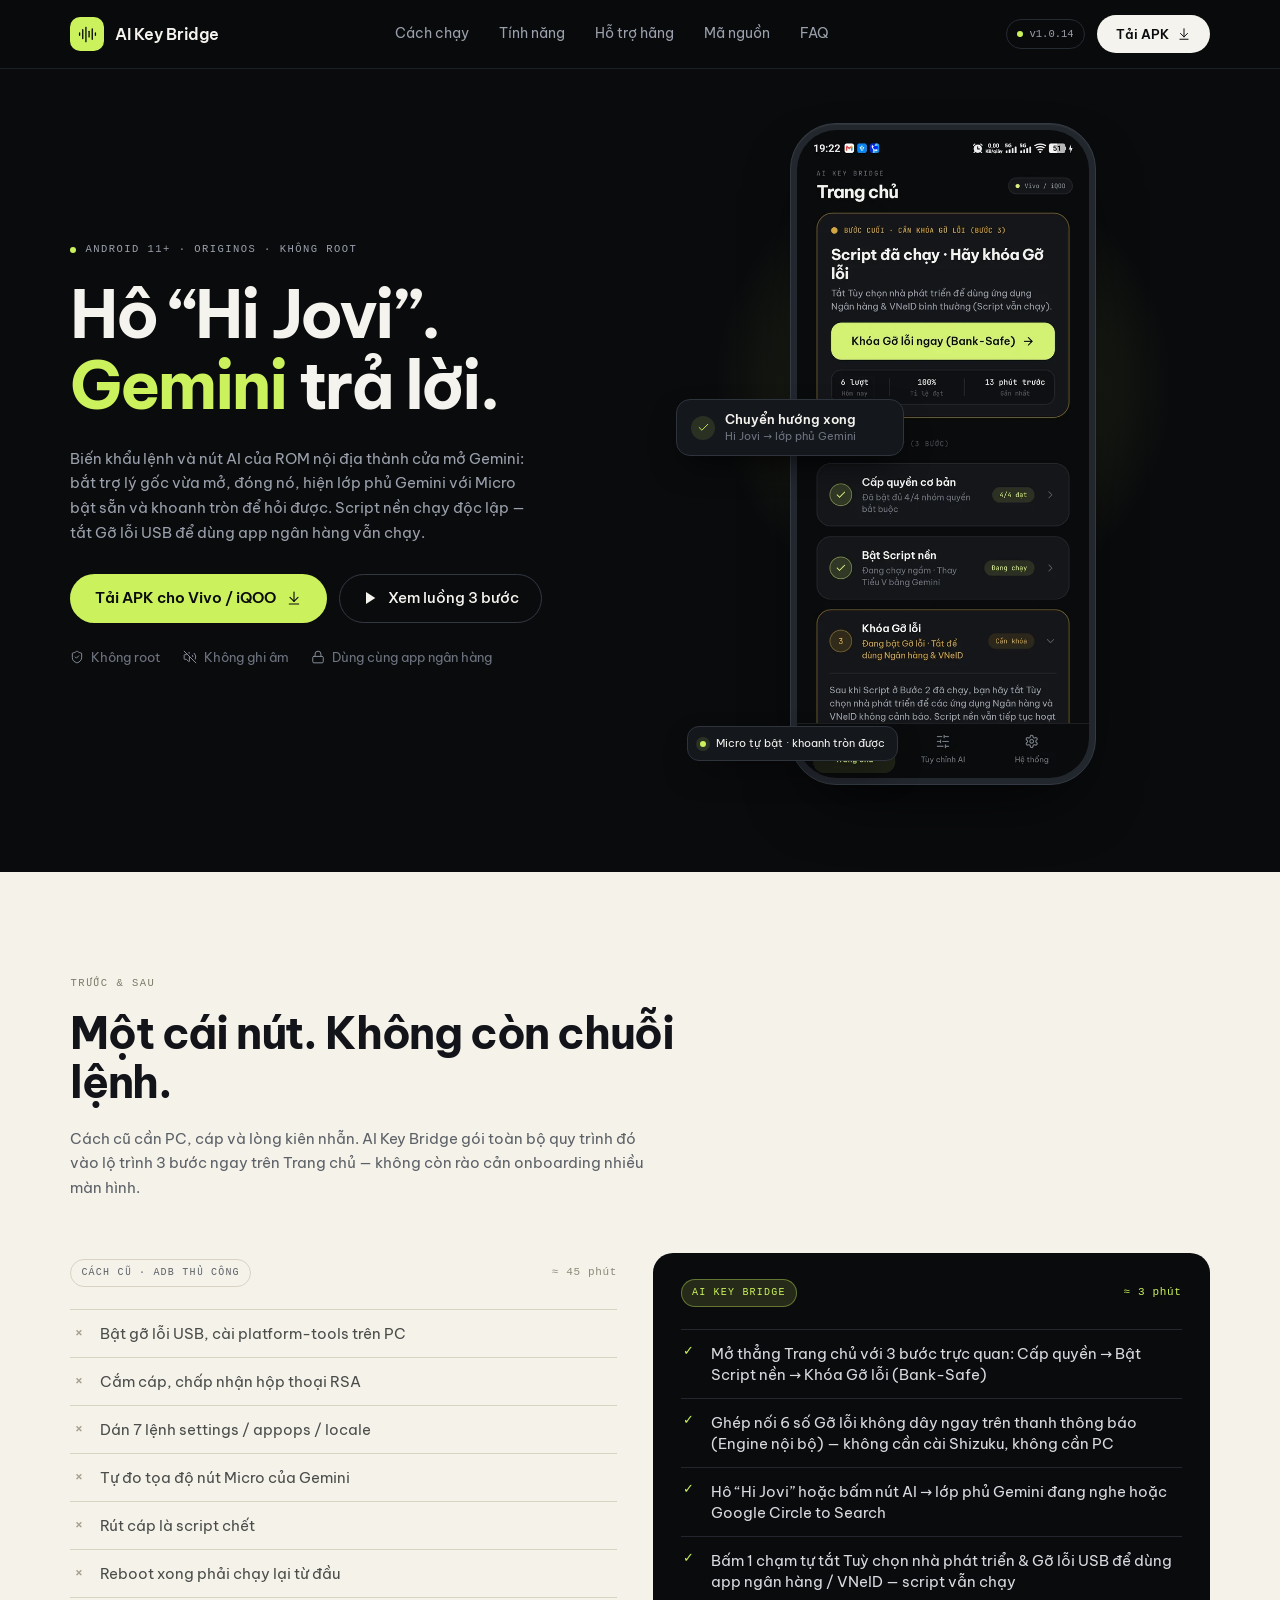
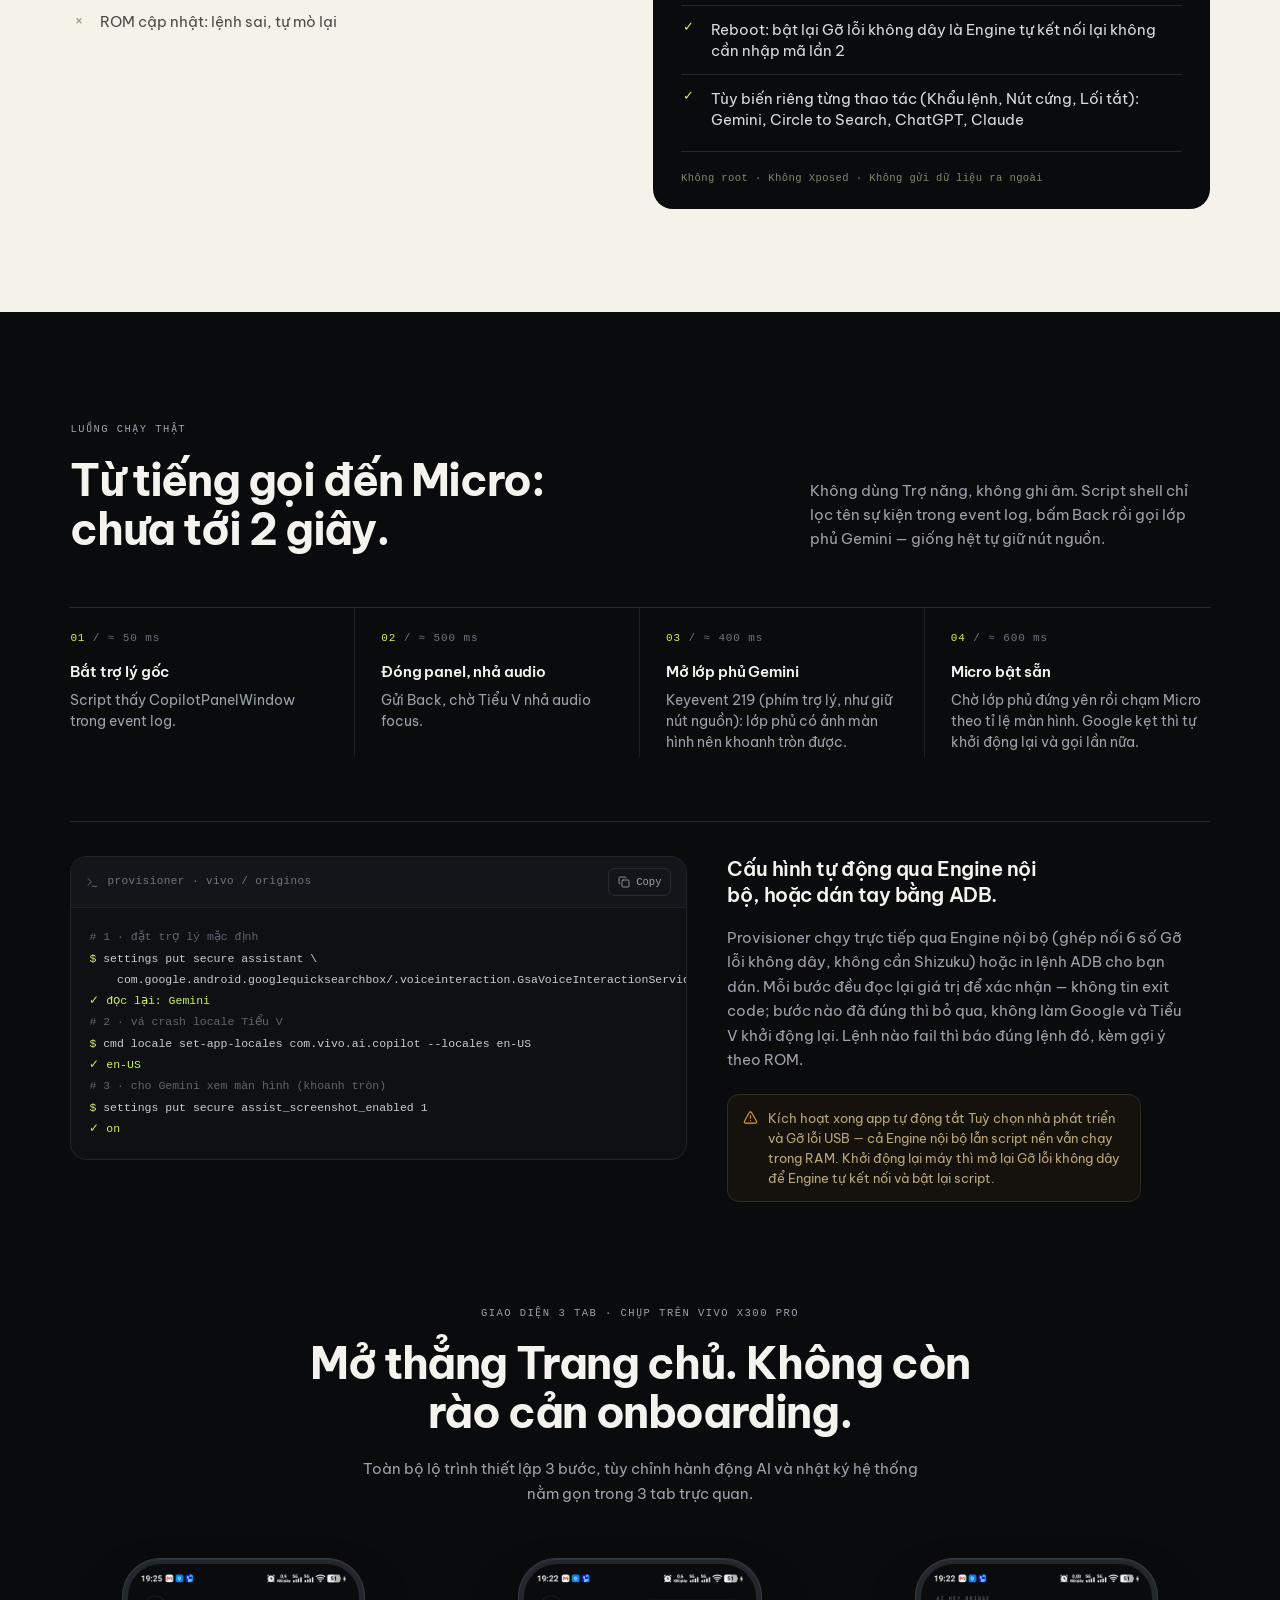
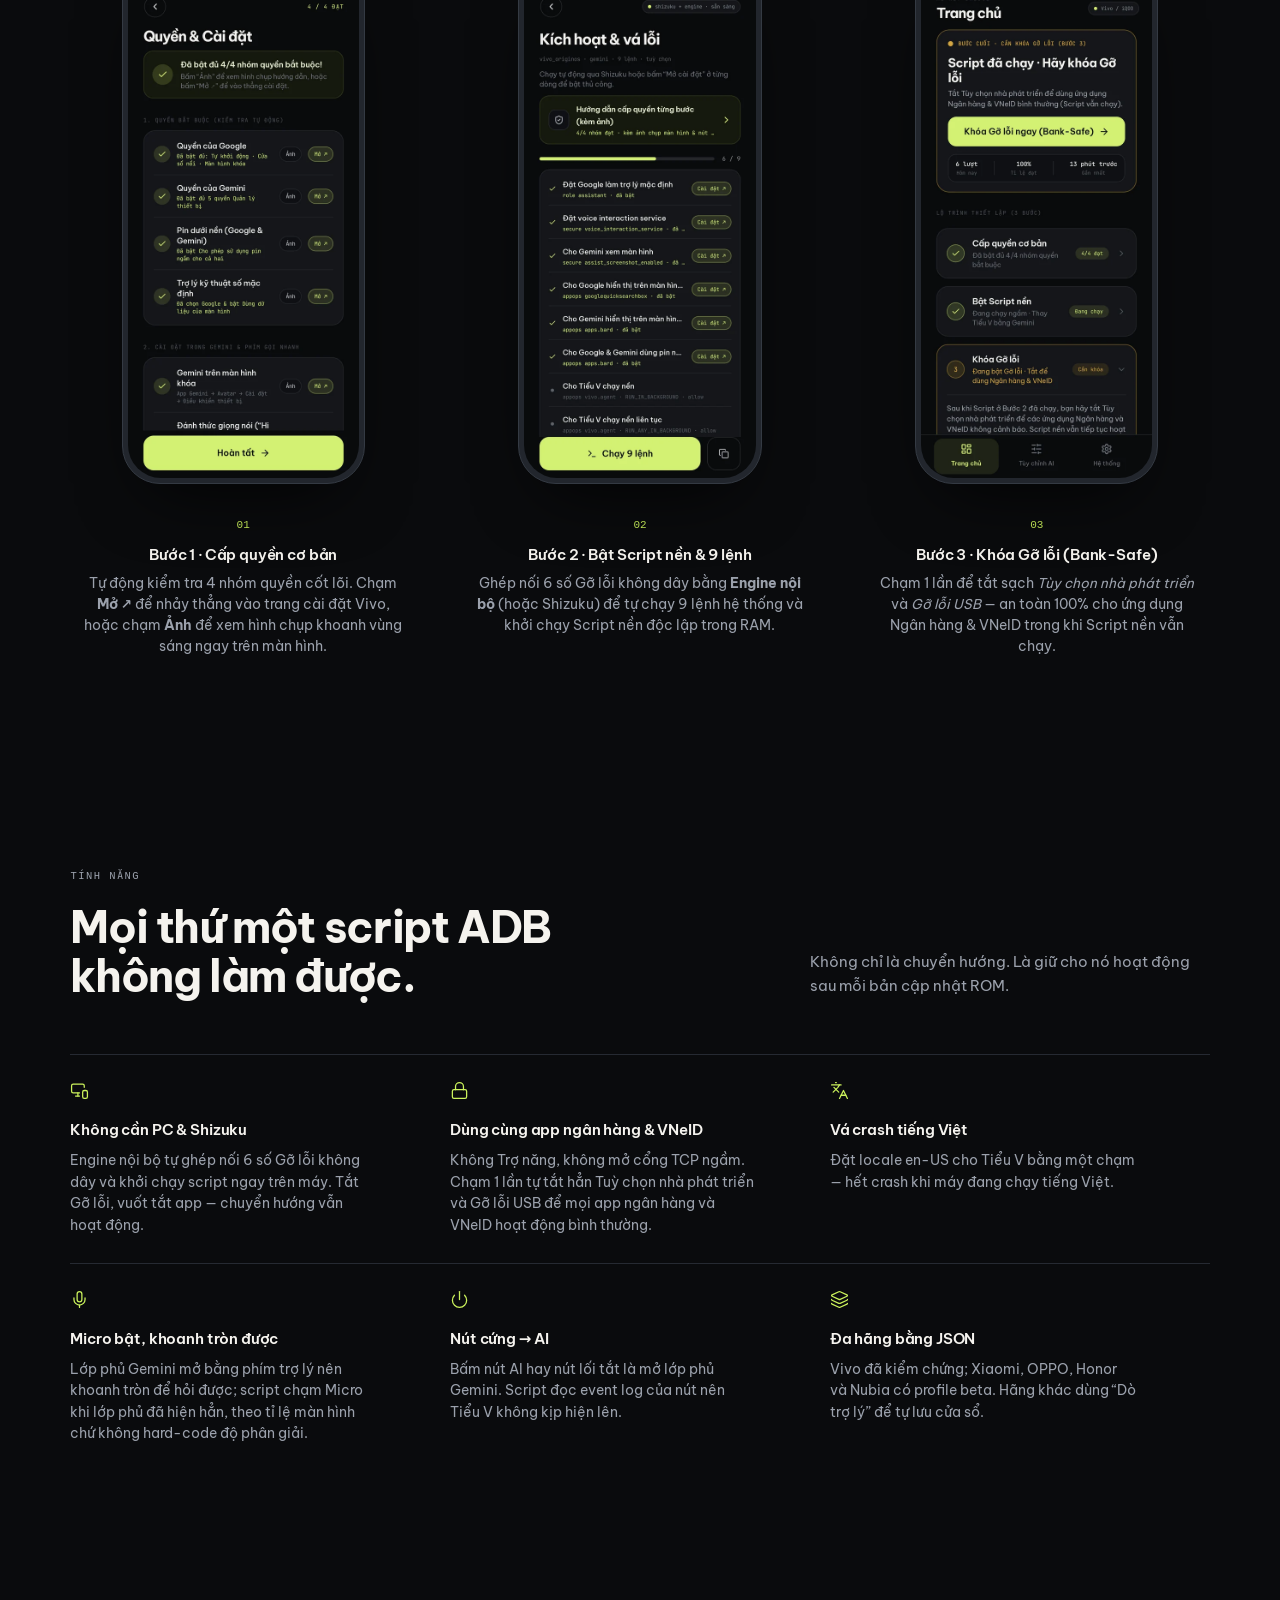
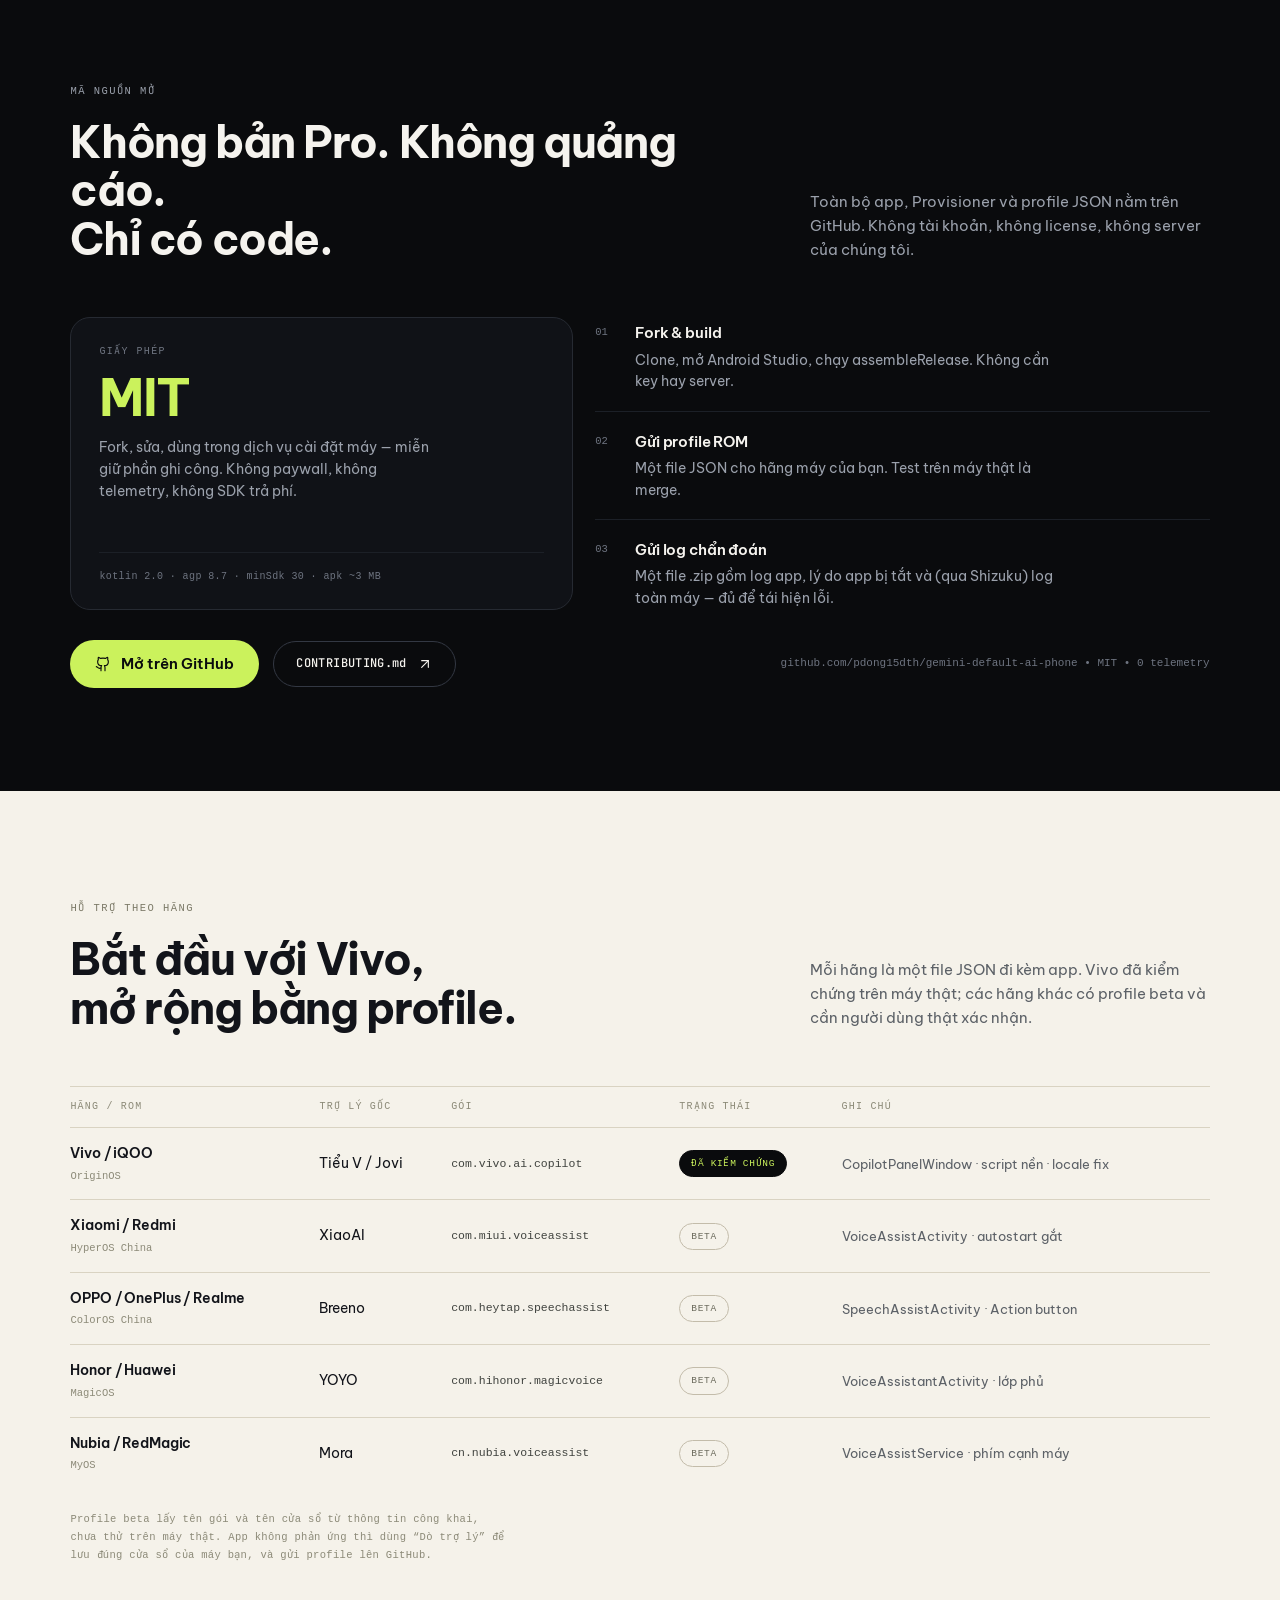
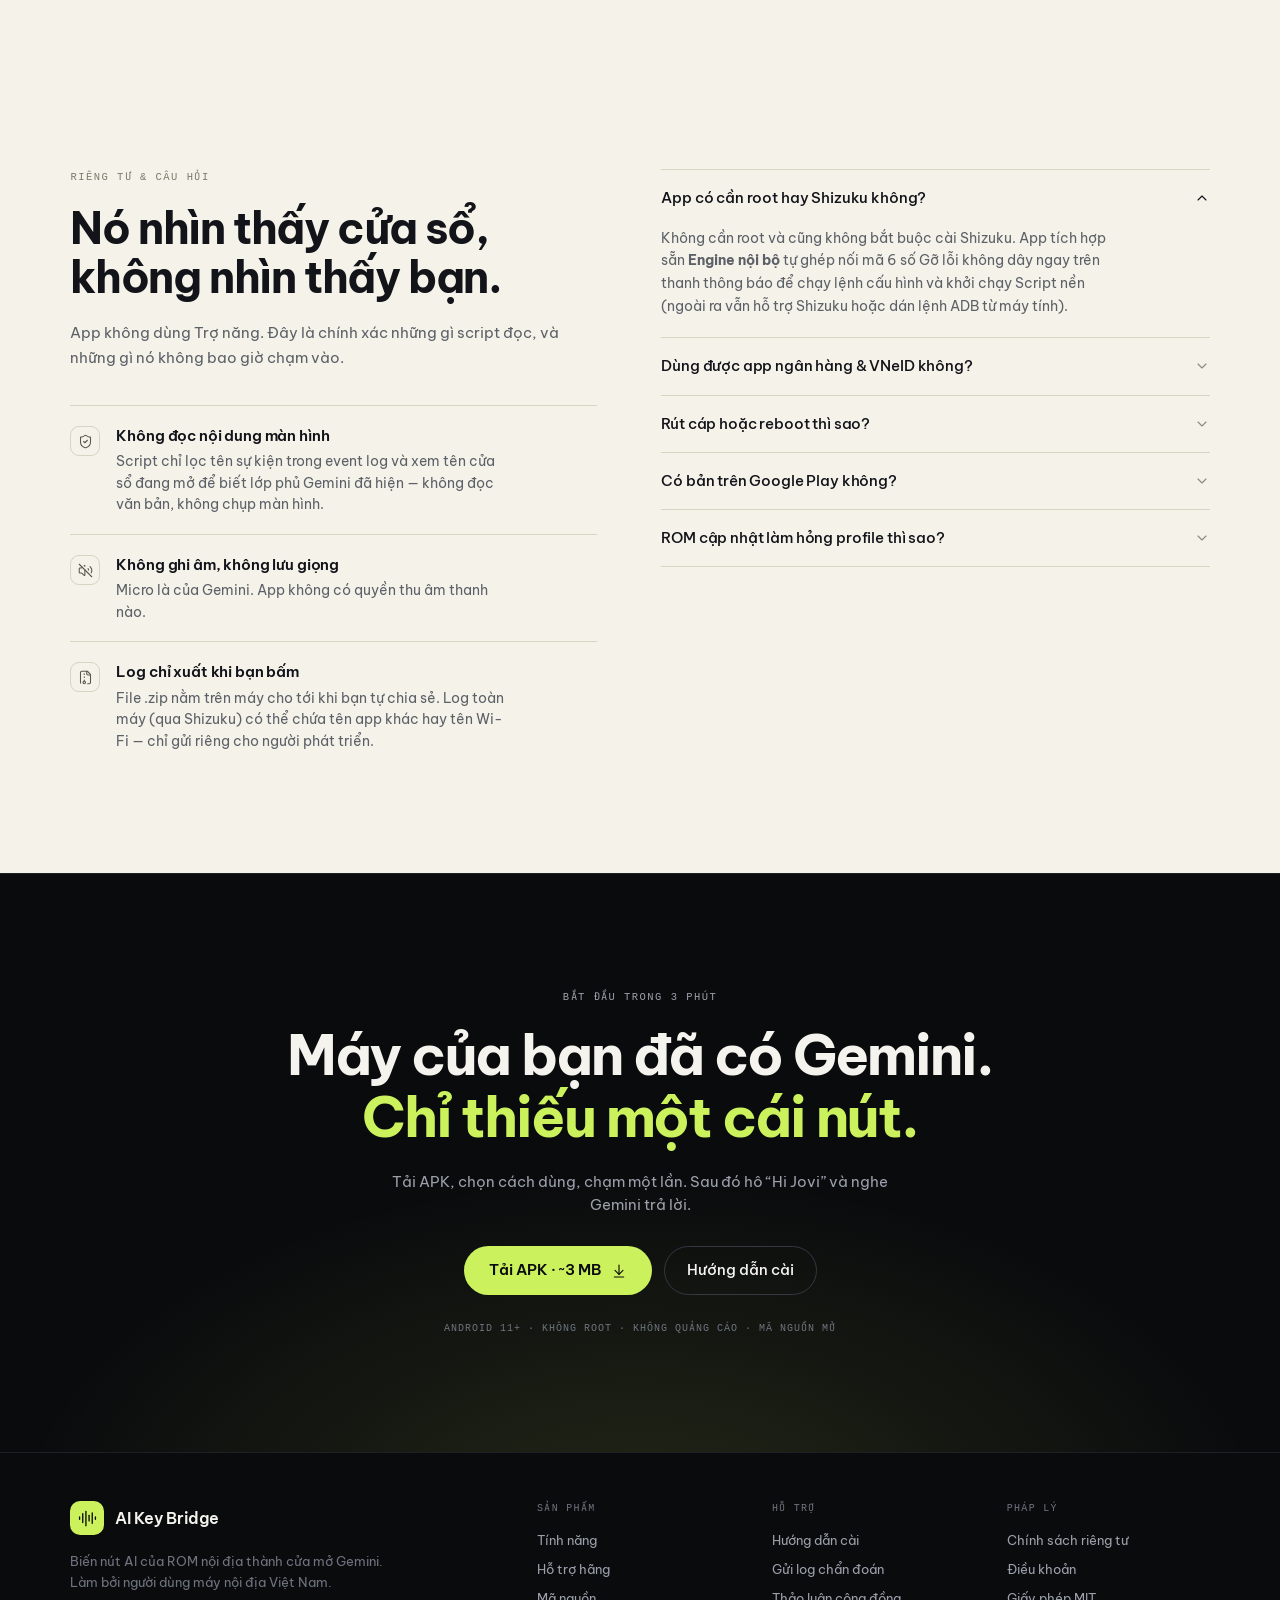
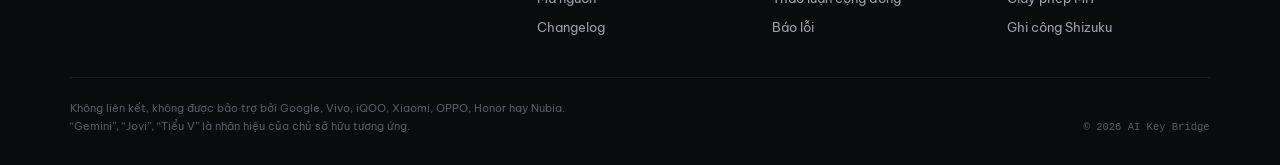
<file: web/index.html>
<!doctype html>
<html lang="vi">

<head>
  <meta charset="utf-8">
  <meta name="viewport" content="width=device-width, initial-scale=1">
  <title>AI Key Bridge — Hô “Hi Jovi”, Gemini trả lời</title>
  <meta name="description"
    content="Hô “Hi Jovi” là hiện lớp phủ Gemini đang nghe, khoanh tròn để hỏi được. Tích hợp sẵn Engine nội bộ (ghép nối 6 số Gỡ lỗi không dây, không cần Shizuku), tự tắt Gỡ lỗi để dùng cùng app ngân hàng &amp; VNeID, không cần PC, không root. Mã nguồn mở MIT, Android 11+.">
  <meta name="color-scheme" content="dark">
  <meta name="theme-color" content="#0A0B0D">
  <link rel="canonical" href="https://pdong15dth.github.io/gemini-default-ai-phone/">
  <meta property="og:type" content="website">
  <meta property="og:locale" content="vi_VN">
  <meta property="og:title" content="AI Key Bridge — Hô “Hi Jovi”, Gemini trả lời">
  <meta property="og:description"
    content="Hô “Hi Jovi”, lớp phủ Gemini trả lời. Dùng được cùng app ngân hàng, không cần máy tính, không root. Mã nguồn mở MIT.">
  <meta property="og:image" content="https://pdong15dth.github.io/gemini-default-ai-phone/assets/shots/og-hero.png">
  <meta property="og:image:width" content="1200">
  <meta property="og:image:height" content="635">
  <meta name="twitter:card" content="summary_large_image">
  <link rel="icon" href="assets/favicon.svg" type="image/svg+xml">
  <link rel="preload" href="assets/fonts/font-8b6c7c9f.woff2" as="font" type="font/woff2" crossorigin>
  <link rel="stylesheet" href="assets/fonts.css">
  <link rel="stylesheet" href="assets/styles.css">
</head>

<body>
  <svg xmlns="http://www.w3.org/2000/svg" aria-hidden="true" style="display:none">
    <symbol id="i-audio-lines" viewBox="0 0 24 24">
      <path d="M2 10v3" />
      <path d="M6 6v11" />
      <path d="M10 3v18" />
      <path d="M14 8v7" />
      <path d="M18 5v13" />
      <path d="M22 10v3" />
    </symbol>
    <symbol id="i-arrow-down-to-line" viewBox="0 0 24 24">
      <path d="M12 17V3" />
      <path d="m6 11 6 6 6-6" />
      <path d="M19 21H5" />
    </symbol>
    <symbol id="i-arrow-up-right" viewBox="0 0 24 24">
      <path d="M7 7h10v10" />
      <path d="M7 17 17 7" />
    </symbol>
    <symbol id="i-arrow-right" viewBox="0 0 24 24">
      <path d="M5 12h14" />
      <path d="m12 5 7 7-7 7" />
    </symbol>
    <symbol id="i-play" viewBox="0 0 24 24">
      <polygon points="6 3 20 12 6 21 6 3" />
    </symbol>
    <symbol id="i-chevron-right" viewBox="0 0 24 24">
      <path d="m9 18 6-6-6-6" />
    </symbol>
    <symbol id="i-chevron-down" viewBox="0 0 24 24">
      <path d="m6 9 6 6 6-6" />
    </symbol>
    <symbol id="i-check" viewBox="0 0 24 24">
      <path d="M20 6 9 17l-5-5" />
    </symbol>
    <symbol id="i-x" viewBox="0 0 24 24">
      <path d="M18 6 6 18" />
      <path d="m6 6 12 12" />
    </symbol>
    <symbol id="i-copy" viewBox="0 0 24 24">
      <rect width="14" height="14" x="8" y="8" rx="2" ry="2" />
      <path d="M4 16c-1.1 0-2-.9-2-2V4c0-1.1.9-2 2-2h10c1.1 0 2 .9 2 2" />
    </symbol>
    <symbol id="i-shield-check" viewBox="0 0 24 24">
      <path
        d="M20 13c0 5-3.5 7.5-7.66 8.95a1 1 0 0 1-.67-.01C7.5 20.5 4 18 4 13V6a1 1 0 0 1 1-1c2 0 4.5-1.2 6.24-2.72a1.17 1.17 0 0 1 1.52 0C14.51 3.81 17 5 19 5a1 1 0 0 1 1 1z" />
      <path d="m9 12 2 2 4-4" />
    </symbol>
    <symbol id="i-mic" viewBox="0 0 24 24">
      <path d="M12 2a3 3 0 0 0-3 3v7a3 3 0 0 0 6 0V5a3 3 0 0 0-3-3Z" />
      <path d="M19 10v2a7 7 0 0 1-14 0v-2" />
      <line x1="12" x2="12" y1="19" y2="22" />
    </symbol>
    <symbol id="i-power" viewBox="0 0 24 24">
      <path d="M12 2v10" />
      <path d="M18.4 6.6a9 9 0 1 1-12.77.04" />
    </symbol>
    <symbol id="i-terminal" viewBox="0 0 24 24">
      <polyline points="4 17 10 11 4 5" />
      <line x1="12" x2="20" y1="19" y2="19" />
    </symbol>
    <symbol id="i-smartphone" viewBox="0 0 24 24">
      <rect width="14" height="20" x="5" y="2" rx="2" ry="2" />
      <path d="M12 18h.01" />
    </symbol>
    <symbol id="i-lock" viewBox="0 0 24 24">
      <rect width="18" height="11" x="3" y="11" rx="2" ry="2" />
      <path d="M7 11V7a5 5 0 0 1 10 0v4" />
    </symbol>
    <symbol id="i-sparkles" viewBox="0 0 24 24">
      <path
        d="M9.937 15.5A2 2 0 0 0 8.5 14.063l-6.135-1.582a.5.5 0 0 1 0-.962L8.5 9.936A2 2 0 0 0 9.937 8.5l1.582-6.135a.5.5 0 0 1 .963 0L14.063 8.5A2 2 0 0 0 15.5 9.937l6.135 1.581a.5.5 0 0 1 0 .964L15.5 14.063a2 2 0 0 0-1.437 1.437l-1.582 6.135a.5.5 0 0 1-.963 0z" />
      <path d="M20 3v4" />
      <path d="M22 5h-4" />
      <path d="M4 17v2" />
      <path d="M5 18H3" />
    </symbol>
    <symbol id="i-book-open" viewBox="0 0 24 24">
      <path d="M12 7v14" />
      <path
        d="M3 18a1 1 0 0 1-1-1V4a1 1 0 0 1 1-1h5a4 4 0 0 1 4 4 4 4 0 0 1 4-4h5a1 1 0 0 1 1 1v13a1 1 0 0 1-1 1h-6a3 3 0 0 0-3 3 3 3 0 0 0-3-3z" />
    </symbol>
    <symbol id="i-github" viewBox="0 0 24 24">
      <path
        d="M15 22v-4a4.8 4.8 0 0 0-1-3.5c3 0 6-2 6-5.5.08-1.25-.27-2.48-1-3.5.28-1.15.28-2.35 0-3.5 0 0-1 0-3 1.5-2.64-.5-5.36-.5-8 0C6 2 5 2 5 2c-.3 1.15-.3 2.35 0 3.5A5.403 5.403 0 0 0 4 9c0 3.5 3 5.5 6 5.5-.39.49-.68 1.05-.85 1.65-.17.6-.22 1.23-.15 1.85v4" />
      <path d="M9 18c-4.51 2-5-2-7-2" />
    </symbol>
    <symbol id="i-external-link" viewBox="0 0 24 24">
      <path d="M15 3h6v6" />
      <path d="M10 14 21 3" />
      <path d="M18 13v6a2 2 0 0 1-2 2H5a2 2 0 0 1-2-2V8a2 2 0 0 1 2-2h6" />
    </symbol>
    <symbol id="i-menu" viewBox="0 0 24 24">
      <line x1="4" x2="20" y1="12" y2="12" />
      <line x1="4" x2="20" y1="6" y2="6" />
      <line x1="4" x2="20" y1="18" y2="18" />
    </symbol>
    <symbol id="i-triangle-alert" viewBox="0 0 24 24">
      <path d="m21.73 18-8-14a2 2 0 0 0-3.48 0l-8 14A2 2 0 0 0 4 21h16a2 2 0 0 0 1.73-3" />
      <path d="M12 9v4" />
      <path d="M12 17h.01" />
    </symbol>
    <symbol id="i-monitor-smartphone" viewBox="0 0 24 24">
      <path d="M18 8V6a2 2 0 0 0-2-2H4a2 2 0 0 0-2 2v7a2 2 0 0 0 2 2h8" />
      <path d="M10 19v-3.96 3.15" />
      <path d="M7 19h5" />
      <rect width="6" height="10" x="16" y="12" rx="2" />
    </symbol>
    <symbol id="i-refresh-cw" viewBox="0 0 24 24">
      <path d="M3 12a9 9 0 0 1 9-9 9.75 9.75 0 0 1 6.74 2.74L21 8" />
      <path d="M21 3v5h-5" />
      <path d="M21 12a9 9 0 0 1-9 9 9.75 9.75 0 0 1-6.74-2.74L3 16" />
      <path d="M8 16H3v5" />
    </symbol>
    <symbol id="i-zap" viewBox="0 0 24 24">
      <path
        d="M4 14a1 1 0 0 1-.78-1.63l9.9-10.2a.5.5 0 0 1 .86.46l-1.92 6.02A1 1 0 0 0 13 10h7a1 1 0 0 1 .78 1.63l-9.9 10.2a.5.5 0 0 1-.86-.46l1.92-6.02A1 1 0 0 0 11 14z" />
    </symbol>
    <symbol id="i-languages" viewBox="0 0 24 24">
      <path d="m5 8 6 6" />
      <path d="m4 14 6-6 2-3" />
      <path d="M2 5h12" />
      <path d="M7 2h1" />
      <path d="m22 22-5-10-5 10" />
      <path d="M14 18h6" />
    </symbol>
    <symbol id="i-layers" viewBox="0 0 24 24">
      <path
        d="M12.83 2.18a2 2 0 0 0-1.66 0L2.6 6.08a1 1 0 0 0 0 1.83l8.58 3.91a2 2 0 0 0 1.66 0l8.58-3.9a1 1 0 0 0 0-1.83z" />
      <path d="M2 12a1 1 0 0 0 .58.91l8.6 3.91a2 2 0 0 0 1.65 0l8.58-3.9A1 1 0 0 0 22 12" />
      <path d="M2 17a1 1 0 0 0 .58.91l8.6 3.91a2 2 0 0 0 1.65 0l8.58-3.9A1 1 0 0 0 22 17" />
    </symbol>
    <symbol id="i-circle-check" viewBox="0 0 24 24">
      <circle cx="12" cy="12" r="10" />
      <path d="m9 12 2 2 4-4" />
    </symbol>
    <symbol id="i-volume-off" viewBox="0 0 24 24">
      <path d="M16 9a5 5 0 0 1 .95 2.293" />
      <path d="M19.364 5.636a9 9 0 0 1 1.889 9.96" />
      <path d="m2 2 20 20" />
      <path
        d="m7 7-.587.587A1.4 1.4 0 0 1 5.416 8H3a1 1 0 0 0-1 1v6a1 1 0 0 0 1 1h2.416a1.4 1.4 0 0 1 .997.413l3.383 3.384A.705.705 0 0 0 11 19.298V11" />
      <path d="M9.828 4.172A.686.686 0 0 1 11 4.657v.686" />
    </symbol>
    <symbol id="i-file-archive" viewBox="0 0 24 24">
      <path d="M10 12v-1" />
      <path d="M10 18v-2" />
      <path d="M10 7V6" />
      <path d="M14 2v4a2 2 0 0 0 2 2h4" />
      <path d="M15.5 22H18a2 2 0 0 0 2-2V7l-5-5H6a2 2 0 0 0-2 2v16a2 2 0 0 0 .274 1.01" />
      <circle cx="10" cy="20" r="2" />
    </symbol>
    <symbol id="i-timer" viewBox="0 0 24 24">
      <line x1="10" x2="14" y1="2" y2="2" />
      <line x1="12" x2="15" y1="14" y2="11" />
      <circle cx="12" cy="14" r="8" />
    </symbol>
    <symbol id="i-plug-zap" viewBox="0 0 24 24">
      <path d="M6.3 20.3a2.4 2.4 0 0 0 3.4 0L12 18l-6-6-2.3 2.3a2.4 2.4 0 0 0 0 3.4Z" />
      <path d="m2 22 3-3" />
      <path d="M7.5 13.5 10 11" />
      <path d="M10.5 16.5 13 14" />
      <path d="m18 3-4 4h6l-4 4" />
    </symbol>
  </svg>

  <a class="skip-link" href="#main">Bỏ qua điều hướng</a>

  <header class="nav" id="nav">
    <div class="wrap nav__inner">
      <a class="brand" href="#top" aria-label="AI Key Bridge — về đầu trang">
        <span class="brand__mark"><svg class="i" aria-hidden="true">
            <use href="#i-audio-lines" />
          </svg></span>
        <span class="brand__name">AI Key Bridge</span>
      </a>

      <nav class="nav__links" id="nav-links" aria-label="Điều hướng chính">
        <a href="#how">Cách chạy</a>
        <a href="#features">Tính năng</a>
        <a href="#oem">Hỗ trợ hãng</a>
        <a href="#source">Mã nguồn</a>
        <a href="#faq">FAQ</a>
        <a class="nav__cta-mobile"
          href="https://github.com/pdong15dth/gemini-default-ai-phone/releases/latest/download/ai-key-bridge.apk">Tải
          APK</a>
      </nav>

      <div class="nav__right">
        <span class="version" id="nav-version"><span class="dot" aria-hidden="true"></span><span
            id="nav-version-text">v1.0.14</span></span>
        <a class="btn btn--light btn--sm"
          href="https://github.com/pdong15dth/gemini-default-ai-phone/releases/latest/download/ai-key-bridge.apk">
          Tải APK <svg class="i" aria-hidden="true">
            <use href="#i-arrow-down-to-line" />
          </svg>
        </a>
        <button class="nav__burger" id="nav-burger" type="button" aria-expanded="false" aria-controls="nav-links"
          aria-label="Mở menu">
          <svg class="i" aria-hidden="true">
            <use href="#i-menu" />
          </svg>
        </button>
      </div>
    </div>
  </header>

  <main id="main">
    <span id="top"></span>

    <!-- ============ HERO ============ -->
    <section class="hero" aria-labelledby="hero-title">
      <div class="wrap hero__grid">
        <div class="hero__copy">
          <p class="eyebrow" data-reveal><span class="pulse" aria-hidden="true"></span>Android 11+ · OriginOS · Không
            root</p>
          <h1 class="hero__title" id="hero-title" data-reveal data-delay="1">
            Hô “Hi Jovi”.<br><span class="accent">Gemini</span> trả lời.
          </h1>
          <p class="hero__sub" data-reveal data-delay="2">
            Biến khẩu lệnh và nút AI của ROM nội địa thành cửa mở Gemini: bắt trợ lý gốc vừa mở, đóng nó, hiện lớp phủ
            Gemini với Micro bật sẵn và khoanh tròn để hỏi được. Script nền chạy độc lập — tắt Gỡ lỗi USB để dùng app
            ngân hàng vẫn chạy.
          </p>
          <div class="hero__cta" data-reveal data-delay="3">
            <a class="btn btn--accent"
              href="https://github.com/pdong15dth/gemini-default-ai-phone/releases/latest/download/ai-key-bridge.apk">
              Tải APK cho Vivo / iQOO
              <svg class="i" aria-hidden="true">
                <use href="#i-arrow-down-to-line" />
              </svg>
            </a>
            <a class="btn btn--ghost" href="#how">
              <svg class="i i--fill" aria-hidden="true">
                <use href="#i-play" />
              </svg>
              Xem luồng 3 bước
            </a>
          </div>
          <ul class="hero__trust" data-reveal data-delay="4">
            <li><svg class="i" aria-hidden="true">
                <use href="#i-shield-check" />
              </svg>Không root</li>
            <li><svg class="i" aria-hidden="true">
                <use href="#i-volume-off" />
              </svg>Không ghi âm</li>
            <li><svg class="i" aria-hidden="true">
                <use href="#i-lock" />
              </svg>Dùng cùng app ngân hàng</li>
          </ul>
        </div>

        <div class="hero__visual" data-reveal data-delay="2">
          <div class="hero__glow" aria-hidden="true"></div>
          <figure class="phone phone--hero">
            <div class="phone__frame">
              <img class="phone__shot" src="assets/shots/overview.webp" width="540" height="1200"
                alt="Màn hình Trang chủ của AI Key Bridge trên vivo X300 Pro: lộ trình 3 bước tự thu gọn, nút Khóa Gỡ lỗi Bank-Safe, 100% tỉ lệ chuyển hướng đạt."
                fetchpriority="high" decoding="async">
            </div>
            <figcaption class="visually-hidden">Ảnh màn hình Trang chủ ứng dụng AI Key Bridge</figcaption>
          </figure>
          <div class="chip chip--flow" aria-hidden="true">
            <span class="chip__icon"><svg class="i" aria-hidden="true">
                <use href="#i-check" />
              </svg></span>
            <span>
              <b>Chuyển hướng xong</b>
              <small>Hi Jovi → lớp phủ Gemini</small>
            </span>
          </div>
          <div class="chip chip--mic" aria-hidden="true">
            <span class="chip__dot"></span>
            <span>Micro tự bật · khoanh tròn được</span>
          </div>
        </div>
      </div>
    </section>

    <!-- ============ BEFORE / AFTER ============ -->
    <section class="section paper" id="compare" aria-labelledby="compare-title">
      <div class="wrap">
        <header class="head" data-reveal>
          <p class="eyebrow eyebrow--dark">Trước &amp; sau</p>
          <h2 class="h2 h2--dark" id="compare-title">Một cái nút. Không còn chuỗi lệnh.</h2>
          <p class="lede">
            Cách cũ cần PC, cáp và lòng kiên nhẫn. AI Key Bridge gói toàn bộ quy trình đó vào lộ trình 3 bước ngay trên
            Trang chủ — không còn rào cản onboarding nhiều màn hình.
          </p>
        </header>

        <div class="compare">
          <div class="compare__old" data-reveal>
            <div class="compare__top">
              <span class="tag tag--dark">Cách cũ · ADB thủ công</span>
              <span class="compare__time">≈ 45 phút</span>
            </div>
            <ul class="list-x">
              <li>Bật gỡ lỗi USB, cài platform-tools trên PC</li>
              <li>Cắm cáp, chấp nhận hộp thoại RSA</li>
              <li>Dán 7 lệnh settings / appops / locale</li>
              <li>Tự đo tọa độ nút Micro của Gemini</li>
              <li>Rút cáp là script chết</li>
              <li>Reboot xong phải chạy lại từ đầu</li>
              <li>ROM cập nhật: lệnh sai, tự mò lại</li>
            </ul>
          </div>

          <div class="compare__new" data-reveal data-delay="1">
            <div class="compare__top">
              <span class="tag tag--accent">AI Key Bridge</span>
              <span class="compare__time compare__time--accent">≈ 3 phút</span>
            </div>
            <ul class="list-check">
              <li>Mở thẳng Trang chủ với 3 bước trực quan: Cấp quyền → Bật Script nền → Khóa Gỡ lỗi (Bank-Safe)</li>
              <li>Ghép nối 6 số Gỡ lỗi không dây ngay trên thanh thông báo (Engine nội bộ) — không cần cài Shizuku, không cần PC</li>
              <li>Hô “Hi Jovi” hoặc bấm nút AI → lớp phủ Gemini đang nghe hoặc Google Circle to Search</li>
              <li>Bấm 1 chạm tự tắt Tuỳ chọn nhà phát triển &amp; Gỡ lỗi USB để dùng app ngân hàng / VNeID — script vẫn
                chạy</li>
              <li>Reboot: bật lại Gỡ lỗi không dây là Engine tự kết nối lại không cần nhập mã lần 2</li>
              <li>Tùy biến riêng từng thao tác (Khẩu lệnh, Nút cứng, Lối tắt): Gemini, Circle to Search, ChatGPT, Claude</li>
            </ul>
            <p class="compare__note">Không root · Không Xposed · Không gửi dữ liệu ra ngoài</p>
          </div>
        </div>
      </div>
    </section>

    <!-- ============ HOW IT WORKS ============ -->
    <section class="section dark" id="how" aria-labelledby="how-title">
      <div class="wrap">
        <header class="head head--split" data-reveal>
          <div>
            <p class="eyebrow">Luồng chạy thật</p>
            <h2 class="h2" id="how-title">Từ tiếng gọi đến Micro:<br>chưa tới 2 giây.</h2>
          </div>
          <p class="head__aside">
            Không dùng Trợ năng, không ghi âm. Script shell chỉ lọc tên sự kiện trong event log, bấm Back rồi gọi lớp
            phủ Gemini — giống hệt tự giữ nút nguồn.
          </p>
        </header>

        <ol class="steps">
          <li class="step" data-reveal>
            <span class="step__num">01 <span>/ ≈ 50 ms</span></span>
            <h3 class="step__title">Bắt trợ lý gốc</h3>
            <p class="step__desc">Script thấy CopilotPanelWindow trong event log.</p>
          </li>
          <li class="step" data-reveal data-delay="1">
            <span class="step__num">02 <span>/ ≈ 500 ms</span></span>
            <h3 class="step__title">Đóng panel, nhả audio</h3>
            <p class="step__desc">Gửi Back, chờ Tiểu V nhả audio focus.</p>
          </li>
          <li class="step" data-reveal data-delay="2">
            <span class="step__num">03 <span>/ ≈ 400 ms</span></span>
            <h3 class="step__title">Mở lớp phủ Gemini</h3>
            <p class="step__desc">Keyevent 219 (phím trợ lý, như giữ nút nguồn): lớp phủ có ảnh màn hình nên khoanh tròn
              được.</p>
          </li>
          <li class="step" data-reveal data-delay="3">
            <span class="step__num">04 <span>/ ≈ 600 ms</span></span>
            <h3 class="step__title">Micro bật sẵn</h3>
            <p class="step__desc">Chờ lớp phủ đứng yên rồi chạm Micro theo tỉ lệ màn hình. Google kẹt thì tự khởi động
              lại và gọi lần nữa.</p>
          </li>
        </ol>

        <div class="provision">
          <div class="term" data-reveal>
            <div class="term__bar">
              <span class="term__title"><svg class="i" aria-hidden="true">
                  <use href="#i-terminal" />
                </svg>provisioner · vivo / originos</span>
              <button class="term__copy" type="button" data-copy-target="#term-code">
                <svg class="i" aria-hidden="true">
                  <use href="#i-copy" />
                </svg><span>Copy</span>
              </button>
            </div>
            <pre class="term__code" id="term-code"><code><span class="c"># 1 · đặt trợ lý mặc định</span>
<span class="p">$</span> settings put secure assistant \
    com.google.android.googlequicksearchbox/.voiceinteraction.GsaVoiceInteractionService
<span class="ok">✓ đọc lại: Gemini</span>
<span class="c"># 2 · vá crash locale Tiểu V</span>
<span class="p">$</span> cmd locale set-app-locales com.vivo.ai.copilot --locales en-US
<span class="ok">✓ en-US</span>
<span class="c"># 3 · cho Gemini xem màn hình (khoanh tròn)</span>
<span class="p">$</span> settings put secure assist_screenshot_enabled 1
<span class="ok">✓ on</span></code></pre>
          </div>

          <div class="provision__copy" data-reveal data-delay="1">
            <h3 class="h3">Cấu hình tự động qua Engine nội bộ, hoặc dán tay bằng ADB.</h3>
            <p>Provisioner chạy trực tiếp qua Engine nội bộ (ghép nối 6 số Gỡ lỗi không dây, không cần Shizuku) hoặc in
              lệnh ADB cho bạn dán. Mỗi bước đều đọc lại giá trị để xác nhận — không tin exit code; bước nào đã đúng thì
              bỏ qua, không làm Google và Tiểu V khởi động lại. Lệnh nào fail thì báo đúng lệnh đó, kèm gợi ý theo ROM.
            </p>
            <p class="note"><svg class="i" aria-hidden="true">
                <use href="#i-triangle-alert" />
              </svg>Kích hoạt xong app tự động tắt Tuỳ chọn nhà phát triển và Gỡ lỗi USB — cả Engine nội bộ lẫn script
              nền vẫn chạy trong RAM. Khởi động lại máy thì mở lại Gỡ lỗi không dây để Engine tự kết nối và bật lại
              script.</p>
          </div>
        </div>
      </div>
    </section>

    <!-- ============ APP SCREENS ============ -->
    <section class="section dark section--flush" id="screens" aria-labelledby="screens-title">
      <div class="wrap">
        <header class="head head--center" data-reveal>
          <p class="eyebrow">Giao diện 3 tab · chụp trên vivo X300 Pro</p>
          <h2 class="h2" id="screens-title">Mở thẳng Trang chủ. Không còn rào cản onboarding.</h2>
          <p class="lede lede--center">Toàn bộ lộ trình thiết lập 3 bước, tùy chỉnh hành động AI và nhật ký hệ thống nằm
            gọn trong 3 tab trực quan.
          </p>
        </header>

        <div class="screens">
          <figure class="screen-card" data-reveal>
            <div class="phone phone--strip">
              <div class="phone__frame">
                <img class="phone__shot" src="assets/shots/04-permissions.webp" width="540" height="1200"
                  loading="lazy" decoding="async"
                  alt="Màn hình Quyền & Cài đặt của AI Key Bridge trên Vivo X300 Pro: đã bật đủ 4/4 nhóm quyền bắt buộc kèm nút xem Ảnh hướng dẫn và Mở cài đặt.">
              </div>
            </div>
            <figcaption>
              <span class="screen-card__num">01</span>
              <h3>Bước 1 · Cấp quyền cơ bản</h3>
              <p>Tự động kiểm tra 4 nhóm quyền cốt lõi. Chạm <b>Mở ↗</b> để nhảy thẳng vào trang cài đặt Vivo, hoặc chạm
                <b>Ảnh</b> để xem hình chụp khoanh vùng sáng ngay trên màn hình.</p>
            </figcaption>
          </figure>

          <figure class="screen-card" data-reveal data-delay="1">
            <div class="phone phone--strip">
              <div class="phone__frame">
                <img class="phone__shot" src="assets/shots/setup.webp" width="540" height="1200"
                  loading="lazy" decoding="async"
                  alt="Màn hình Kích hoạt & vá lỗi của AI Key Bridge: tự động chạy 9 lệnh hệ thống qua Engine nội bộ hoặc Shizuku.">
              </div>
            </div>
            <figcaption>
              <span class="screen-card__num">02</span>
              <h3>Bước 2 · Bật Script nền &amp; 9 lệnh</h3>
              <p>Ghép nối 6 số Gỡ lỗi không dây bằng <b>Engine nội bộ</b> (hoặc Shizuku) để tự chạy 9 lệnh hệ thống và
                khởi chạy Script nền độc lập trong RAM.
              </p>
            </figcaption>
          </figure>

          <figure class="screen-card" data-reveal data-delay="2">
            <div class="phone phone--strip">
              <div class="phone__frame">
                <img class="phone__shot" src="assets/shots/overview.webp" width="540"
                  height="1200" loading="lazy" decoding="async"
                  alt="Màn hình Trang chủ AI Key Bridge: Bước 1 và Bước 2 đã hoàn tất tự thu gọn, Bước 3 nhắc Khóa Gỡ lỗi ngay (Bank-Safe).">
              </div>
            </div>
            <figcaption>
              <span class="screen-card__num">03</span>
              <h3>Bước 3 · Khóa Gỡ lỗi (Bank-Safe)</h3>
              <p>Chạm 1 lần để tắt sạch <i>Tùy chọn nhà phát triển</i> và <i>Gỡ lỗi USB</i> — an toàn 100% cho ứng dụng
                Ngân hàng &amp; VNeID trong khi Script nền vẫn chạy.</p>
            </figcaption>
          </figure>
        </div>
      </div>
    </section>

    <!-- ============ FEATURES ============ -->
    <section class="section dark" id="features" aria-labelledby="features-title">
      <div class="wrap">
        <header class="head head--split" data-reveal>
          <div>
            <p class="eyebrow">Tính năng</p>
            <h2 class="h2" id="features-title">Mọi thứ một script ADB<br>không làm được.</h2>
          </div>
          <p class="head__aside">Không chỉ là chuyển hướng. Là giữ cho nó hoạt động sau mỗi bản cập nhật ROM.</p>
        </header>

        <ul class="features">
          <li class="feature" data-reveal>
            <svg class="i feature__icon" aria-hidden="true">
              <use href="#i-monitor-smartphone" />
            </svg>
            <h3>Không cần PC &amp; Shizuku</h3>
            <p>Engine nội bộ tự ghép nối 6 số Gỡ lỗi không dây và khởi chạy script ngay trên máy. Tắt Gỡ lỗi, vuốt tắt
              app — chuyển hướng vẫn hoạt động.</p>
          </li>
          <li class="feature" data-reveal data-delay="1">
            <svg class="i feature__icon" aria-hidden="true">
              <use href="#i-lock" />
            </svg>
            <h3>Dùng cùng app ngân hàng &amp; VNeID</h3>
            <p>Không Trợ năng, không mở cổng TCP ngầm. Chạm 1 lần tự tắt hẳn Tuỳ chọn nhà phát triển và Gỡ lỗi USB để
              mọi app ngân hàng và VNeID hoạt động bình thường.</p>
          </li>
          <li class="feature" data-reveal data-delay="2">
            <svg class="i feature__icon" aria-hidden="true">
              <use href="#i-languages" />
            </svg>
            <h3>Vá crash tiếng Việt</h3>
            <p>Đặt locale en-US cho Tiểu V bằng một chạm — hết crash khi máy đang chạy tiếng Việt.</p>
          </li>
          <li class="feature" data-reveal>
            <svg class="i feature__icon" aria-hidden="true">
              <use href="#i-mic" />
            </svg>
            <h3>Micro bật, khoanh tròn được</h3>
            <p>Lớp phủ Gemini mở bằng phím trợ lý nên khoanh tròn để hỏi được; script chạm Micro khi lớp phủ đã hiện
              hẳn, theo tỉ lệ màn hình chứ không hard-code độ phân giải.</p>
          </li>
          <li class="feature" data-reveal data-delay="1">
            <svg class="i feature__icon" aria-hidden="true">
              <use href="#i-power" />
            </svg>
            <h3>Nút cứng → AI</h3>
            <p>Bấm nút AI hay nút lối tắt là mở lớp phủ Gemini. Script đọc event log của nút nên Tiểu V không kịp hiện
              lên.</p>
          </li>
          <li class="feature" data-reveal data-delay="2">
            <svg class="i feature__icon" aria-hidden="true">
              <use href="#i-layers" />
            </svg>
            <h3>Đa hãng bằng JSON</h3>
            <p>Vivo đã kiểm chứng; Xiaomi, OPPO, Honor và Nubia có profile beta. Hãng khác dùng “Dò trợ lý” để tự lưu
              cửa sổ.</p>
          </li>
        </ul>
      </div>
    </section>

    <!-- ============ OPEN SOURCE ============ -->
    <section class="section dark" id="source" aria-labelledby="source-title">
      <div class="wrap">
        <header class="head head--split" data-reveal>
          <div>
            <p class="eyebrow">Mã nguồn mở</p>
            <h2 class="h2" id="source-title">Không bản Pro. Không quảng cáo.<br>Chỉ có code.</h2>
          </div>
          <p class="head__aside">Toàn bộ app, Provisioner và profile JSON nằm trên GitHub. Không tài khoản, không
            license, không server của chúng tôi.</p>
        </header>

        <div class="oss" data-reveal>
          <div class="license">
            <span class="license__label">Giấy phép</span>
            <strong class="license__name">MIT</strong>
            <p>Fork, sửa, dùng trong dịch vụ cài đặt máy — miễn giữ phần ghi công. Không paywall, không telemetry, không
              SDK trả phí.</p>
            <span class="license__meta">kotlin 2.0 · agp 8.7 · minSdk 30 · apk ~3 MB</span>
          </div>

          <ol class="contrib">
            <li>
              <span class="contrib__num">01</span>
              <div>
                <h3>Fork &amp; build</h3>
                <p>Clone, mở Android Studio, chạy assembleRelease. Không cần key hay server.</p>
              </div>
            </li>
            <li>
              <span class="contrib__num">02</span>
              <div>
                <h3>Gửi profile ROM</h3>
                <p>Một file JSON cho hãng máy của bạn. Test trên máy thật là merge.</p>
              </div>
            </li>
            <li>
              <span class="contrib__num">03</span>
              <div>
                <h3>Gửi log chẩn đoán</h3>
                <p>Một file .zip gồm log app, lý do app bị tắt và (qua Shizuku) log toàn máy — đủ để tái hiện lỗi.</p>
              </div>
            </li>
          </ol>
        </div>

        <div class="oss__cta" data-reveal>
          <a class="btn btn--accent" href="https://github.com/pdong15dth/gemini-default-ai-phone">
            <svg class="i" aria-hidden="true">
              <use href="#i-github" />
            </svg>Mở trên GitHub
          </a>
          <a class="btn btn--ghost"
            href="https://github.com/pdong15dth/gemini-default-ai-phone/blob/main/CONTRIBUTING.md">
            CONTRIBUTING.md <svg class="i" aria-hidden="true">
              <use href="#i-arrow-up-right" />
            </svg>
          </a>
          <span class="oss__url">github.com/pdong15dth/gemini-default-ai-phone • MIT • 0 telemetry</span>
        </div>
      </div>
    </section>

    <!-- ============ OEM SUPPORT ============ -->
    <section class="section paper" id="oem" aria-labelledby="oem-title">
      <div class="wrap">
        <header class="head head--split" data-reveal>
          <div>
            <p class="eyebrow eyebrow--dark">Hỗ trợ theo hãng</p>
            <h2 class="h2 h2--dark" id="oem-title">Bắt đầu với Vivo,<br>mở rộng bằng profile.</h2>
          </div>
          <p class="head__aside head__aside--dark">Mỗi hãng là một file JSON đi kèm app. Vivo đã kiểm chứng trên máy
            thật; các hãng khác có profile beta và cần người dùng thật xác nhận.</p>
        </header>

        <div class="table-scroll" data-reveal>
          <table class="oem-table">
            <caption class="visually-hidden">Trạng thái hỗ trợ theo hãng và ROM</caption>
            <thead>
              <tr>
                <th scope="col">Hãng / ROM</th>
                <th scope="col">Trợ lý gốc</th>
                <th scope="col">Gói</th>
                <th scope="col">Trạng thái</th>
                <th scope="col">Ghi chú</th>
              </tr>
            </thead>
            <tbody>
              <tr>
                <th scope="row"><span class="oem__brand">Vivo / iQOO</span><span class="oem__rom">OriginOS</span></th>
                <td>Tiểu V / Jovi</td>
                <td class="mono">com.vivo.ai.copilot</td>
                <td><span class="pill pill--solid">Đã kiểm chứng</span></td>
                <td class="oem__note">CopilotPanelWindow · script nền · locale fix</td>
              </tr>
              <tr>
                <th scope="row"><span class="oem__brand">Xiaomi / Redmi</span><span class="oem__rom">HyperOS
                    China</span></th>
                <td>XiaoAI</td>
                <td class="mono">com.miui.voiceassist</td>
                <td><span class="pill">Beta</span></td>
                <td class="oem__note">VoiceAssistActivity · autostart gắt</td>
              </tr>
              <tr>
                <th scope="row"><span class="oem__brand">OPPO / OnePlus / Realme</span><span class="oem__rom">ColorOS
                    China</span></th>
                <td>Breeno</td>
                <td class="mono">com.heytap.speechassist</td>
                <td><span class="pill">Beta</span></td>
                <td class="oem__note">SpeechAssistActivity · Action button</td>
              </tr>
              <tr>
                <th scope="row"><span class="oem__brand">Honor / Huawei</span><span class="oem__rom">MagicOS</span></th>
                <td>YOYO</td>
                <td class="mono">com.hihonor.magicvoice</td>
                <td><span class="pill">Beta</span></td>
                <td class="oem__note">VoiceAssistantActivity · lớp phủ</td>
              </tr>
              <tr>
                <th scope="row"><span class="oem__brand">Nubia / RedMagic</span><span class="oem__rom">MyOS</span></th>
                <td>Mora</td>
                <td class="mono">cn.nubia.voiceassist</td>
                <td><span class="pill">Beta</span></td>
                <td class="oem__note">VoiceAssistService · phím cạnh máy</td>
              </tr>
            </tbody>
          </table>
        </div>
        <p class="footnote" data-reveal>Profile beta lấy tên gói và tên cửa sổ từ thông tin công khai, chưa thử trên máy
          thật. App không phản ứng thì dùng “Dò trợ lý” để lưu đúng cửa sổ của máy bạn, và gửi profile lên GitHub.</p>
      </div>
    </section>

    <!-- ============ PRIVACY + FAQ ============ -->
    <section class="section paper" id="faq" aria-labelledby="privacy-title">
      <div class="wrap privacy">
        <div>
          <header class="head" data-reveal>
            <p class="eyebrow eyebrow--dark">Riêng tư &amp; câu hỏi</p>
            <h2 class="h2 h2--dark" id="privacy-title">Nó nhìn thấy cửa sổ, không nhìn thấy bạn.</h2>
            <p class="lede">App không dùng Trợ năng. Đây là chính xác những gì script đọc, và những gì nó không bao giờ
              chạm vào.</p>
          </header>

          <ul class="privacy-list">
            <li data-reveal>
              <span class="privacy-list__icon"><svg class="i" aria-hidden="true">
                  <use href="#i-shield-check" />
                </svg></span>
              <div>
                <h3>Không đọc nội dung màn hình</h3>
                <p>Script chỉ lọc tên sự kiện trong event log và xem tên cửa sổ đang mở để biết lớp phủ Gemini đã hiện —
                  không đọc văn bản, không chụp màn hình.</p>
              </div>
            </li>
            <li data-reveal data-delay="1">
              <span class="privacy-list__icon"><svg class="i" aria-hidden="true">
                  <use href="#i-volume-off" />
                </svg></span>
              <div>
                <h3>Không ghi âm, không lưu giọng</h3>
                <p>Micro là của Gemini. App không có quyền thu âm thanh nào.</p>
              </div>
            </li>
            <li data-reveal data-delay="2">
              <span class="privacy-list__icon"><svg class="i" aria-hidden="true">
                  <use href="#i-file-archive" />
                </svg></span>
              <div>
                <h3>Log chỉ xuất khi bạn bấm</h3>
                <p>File .zip nằm trên máy cho tới khi bạn tự chia sẻ. Log toàn máy (qua Shizuku) có thể chứa tên app
                  khác hay tên Wi-Fi — chỉ gửi riêng cho người phát triển.</p>
              </div>
            </li>
          </ul>
        </div>

        <div class="faq" data-reveal>
          <div class="faq__item">
            <button class="faq__q" type="button" aria-expanded="true" aria-controls="faq-a1" id="faq-q1">
              App có cần root hay Shizuku không?
              <svg class="i" aria-hidden="true">
                <use href="#i-chevron-down" />
              </svg>
            </button>
            <div class="faq__a" id="faq-a1" role="region" aria-labelledby="faq-q1">
              <div>
                <p>Không cần root và cũng không bắt buộc cài Shizuku. App tích hợp sẵn <b>Engine nội bộ</b> tự ghép nối
                  mã 6 số Gỡ lỗi không dây ngay trên thanh thông báo để chạy lệnh cấu hình và khởi chạy Script nền
                  (ngoài ra vẫn hỗ trợ Shizuku hoặc dán lệnh ADB từ máy tính).</p>
              </div>
            </div>
          </div>
          <div class="faq__item">
            <button class="faq__q" type="button" aria-expanded="false" aria-controls="faq-a2" id="faq-q2">
              Dùng được app ngân hàng &amp; VNeID không?
              <svg class="i" aria-hidden="true">
                <use href="#i-chevron-down" />
              </svg>
            </button>
            <div class="faq__a" id="faq-a2" role="region" aria-labelledby="faq-q2">
              <div>
                <p>Được 100%. App không dùng Trợ năng. Sau khi bật Script ở Bước 2, bạn bấm nút <b>Khóa Gỡ lỗi ngay
                    (Bank-Safe)</b> ở Bước 3 trên <b>Trang chủ</b> để tự động tắt công tắc tổng Tuỳ chọn nhà phát triển
                  và Gỡ lỗi USB. Script nền chạy độc lập trong RAM nên vẫn chuyển “Hi Jovi” sang Gemini bình thường.</p>
              </div>
            </div>
          </div>
          <div class="faq__item">
            <button class="faq__q" type="button" aria-expanded="false" aria-controls="faq-a3" id="faq-q3">
              Rút cáp hoặc reboot thì sao?
              <svg class="i" aria-hidden="true">
                <use href="#i-chevron-down" />
              </svg>
            </button>
            <div class="faq__a" id="faq-a3" role="region" aria-labelledby="faq-q3">
              <div>
                <p>Không phụ thuộc PC: rút cáp, vuốt app khỏi đa nhiệm, dọn RAM hay tắt Gỡ lỗi USB thì Script nền vẫn
                  hoạt động. Chỉ khi khởi động lại máy (reboot) bạn mới cần bật lại Gỡ lỗi không dây, mở app để Engine
                  tự kết nối lại (không cần nhập mã 6 số lần 2) rồi bấm <b>Bật Script nền</b>.</p>
              </div>
            </div>
          </div>
          <div class="faq__item">
            <button class="faq__q" type="button" aria-expanded="false" aria-controls="faq-a4" id="faq-q4">
              Có bản trên Google Play không?
              <svg class="i" aria-hidden="true">
                <use href="#i-chevron-down" />
              </svg>
            </button>
            <div class="faq__a" id="faq-a4" role="region" aria-labelledby="faq-q4">
              <div>
                <p>Không. App can thiệp vào trợ lý hệ thống qua quyền shell nên không phù hợp chính sách Play.
                  APK phát hành trực tiếp trên GitHub Releases, ký bằng một khoá cố định, kèm file SHA-256.</p>
              </div>
            </div>
          </div>
          <div class="faq__item">
            <button class="faq__q" type="button" aria-expanded="false" aria-controls="faq-a5" id="faq-q5">
              ROM cập nhật làm hỏng profile thì sao?
              <svg class="i" aria-hidden="true">
                <use href="#i-chevron-down" />
              </svg>
            </button>
            <div class="faq__a" id="faq-a5" role="region" aria-labelledby="faq-q5">
              <div>
                <p>Profile là file JSON đi kèm APK. Khi tên cửa sổ hoặc tên gói đổi, vào tab <b>Tùy chỉnh AI → Dò cửa
                    sổ trợ lý gốc (Tiểu V)</b> để lưu cửa sổ mới trong 8 giây ngay trên máy. App không có quyền Internet
                  nên không tự tải profile từ xa.</p>
              </div>
            </div>
          </div>
        </div>
      </div>
    </section>

    <!-- ============ FINAL CTA ============ -->
    <section class="section final" aria-labelledby="final-title">
      <div class="wrap final__inner">
        <p class="eyebrow" data-reveal>Bắt đầu trong 3 phút</p>
        <h2 class="final__title" id="final-title" data-reveal data-delay="1">
          Máy của bạn đã có Gemini.<br><span class="accent">Chỉ thiếu một cái nút.</span>
        </h2>
        <p class="final__sub" data-reveal data-delay="2">
          Tải APK, chọn cách dùng, chạm một lần. Sau đó hô “Hi Jovi” và nghe Gemini trả lời.
        </p>
        <div class="final__cta" data-reveal data-delay="3">
          <a class="btn btn--accent"
            href="https://github.com/pdong15dth/gemini-default-ai-phone/releases/latest/download/ai-key-bridge.apk">
            Tải APK · ~3 MB <svg class="i" aria-hidden="true">
              <use href="#i-arrow-down-to-line" />
            </svg>
          </a>
          <a class="btn btn--ghost"
            href="https://github.com/pdong15dth/gemini-default-ai-phone#cai-dat-va-thiet-lap">Hướng dẫn cài</a>
        </div>
        <p class="final__meta" data-reveal data-delay="4">ANDROID 11+ · KHÔNG ROOT · KHÔNG QUẢNG CÁO · MÃ NGUỒN MỞ</p>
      </div>
    </section>
  </main>

  <footer class="footer">
    <div class="wrap">
      <div class="footer__top">
        <div class="footer__brand">
          <a class="brand" href="#top" aria-label="AI Key Bridge — về đầu trang">
            <span class="brand__mark"><svg class="i" aria-hidden="true">
                <use href="#i-audio-lines" />
              </svg></span>
            <span class="brand__name">AI Key Bridge</span>
          </a>
          <p>Biến nút AI của ROM nội địa thành cửa mở Gemini. Làm bởi người dùng máy nội địa Việt Nam.</p>
        </div>

        <nav class="footer__col" aria-label="Sản phẩm">
          <h2>Sản phẩm</h2>
          <a href="#features">Tính năng</a>
          <a href="#oem">Hỗ trợ hãng</a>
          <a href="https://github.com/pdong15dth/gemini-default-ai-phone">Mã nguồn</a>
          <a href="https://github.com/pdong15dth/gemini-default-ai-phone/releases">Changelog</a>
        </nav>

        <nav class="footer__col" aria-label="Hỗ trợ">
          <h2>Hỗ trợ</h2>
          <a href="https://github.com/pdong15dth/gemini-default-ai-phone#cai-dat-va-thiet-lap">Hướng dẫn cài</a>
          <a href="https://github.com/pdong15dth/gemini-default-ai-phone/issues/new?template=diagnostics.yml">Gửi log
            chẩn đoán</a>
          <a href="https://github.com/pdong15dth/gemini-default-ai-phone/discussions">Thảo luận cộng đồng</a>
          <a href="https://github.com/pdong15dth/gemini-default-ai-phone/issues">Báo lỗi</a>
        </nav>

        <nav class="footer__col" aria-label="Pháp lý">
          <h2>Pháp lý</h2>
          <a href="privacy.html">Chính sách riêng tư</a>
          <a href="terms.html">Điều khoản</a>
          <a href="https://github.com/pdong15dth/gemini-default-ai-phone/blob/main/LICENSE">Giấy phép MIT</a>
          <a href="https://github.com/RikkaApps/Shizuku">Ghi công Shizuku</a>
        </nav>
      </div>

      <div class="footer__bottom">
        <p>Không liên kết, không được bảo trợ bởi Google, Vivo, iQOO, Xiaomi, OPPO, Honor hay Nubia. “Gemini”, “Jovi”,
          “Tiểu V” là nhãn hiệu của chủ sở hữu tương ứng.</p>
        <span class="footer__copy">© <span id="year">2025</span> AI Key Bridge</span>
      </div>
    </div>
  </footer>

  <script src="assets/main.js" defer></script>
</body>

</html>
</file>
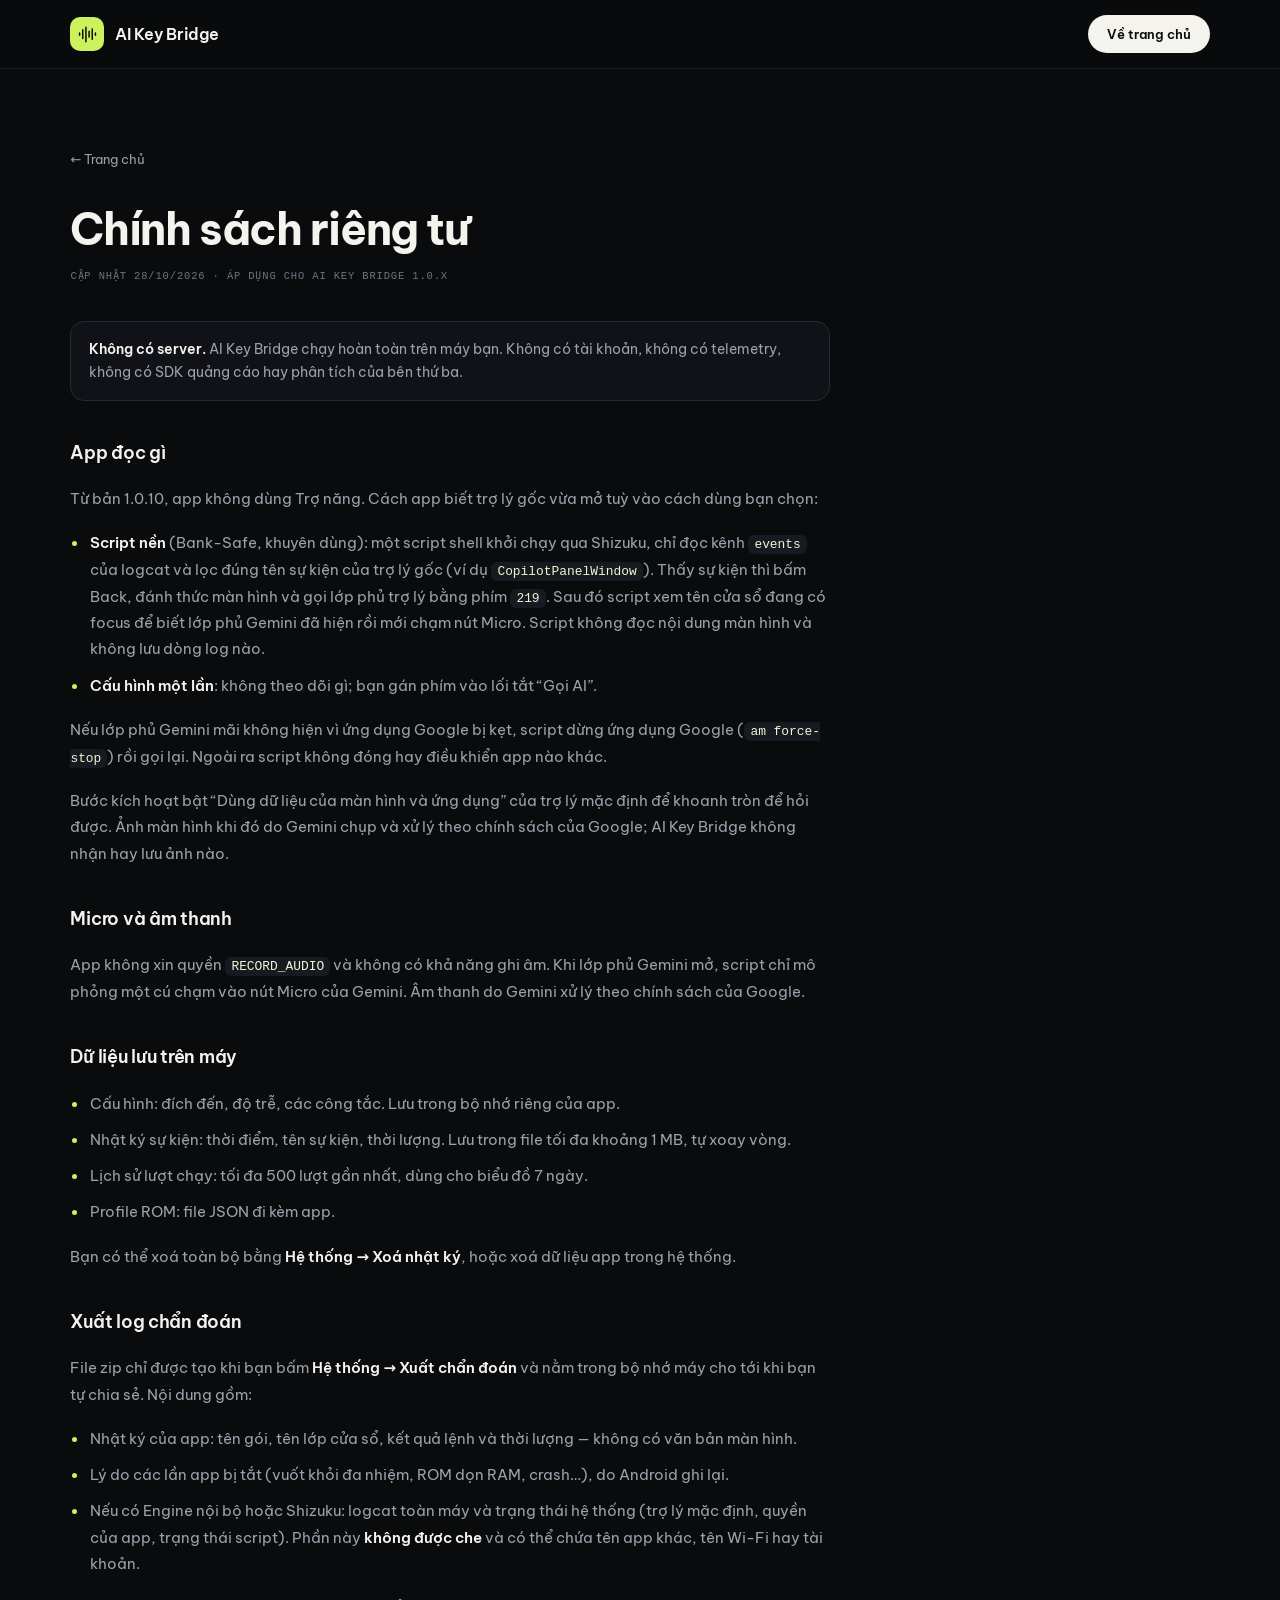
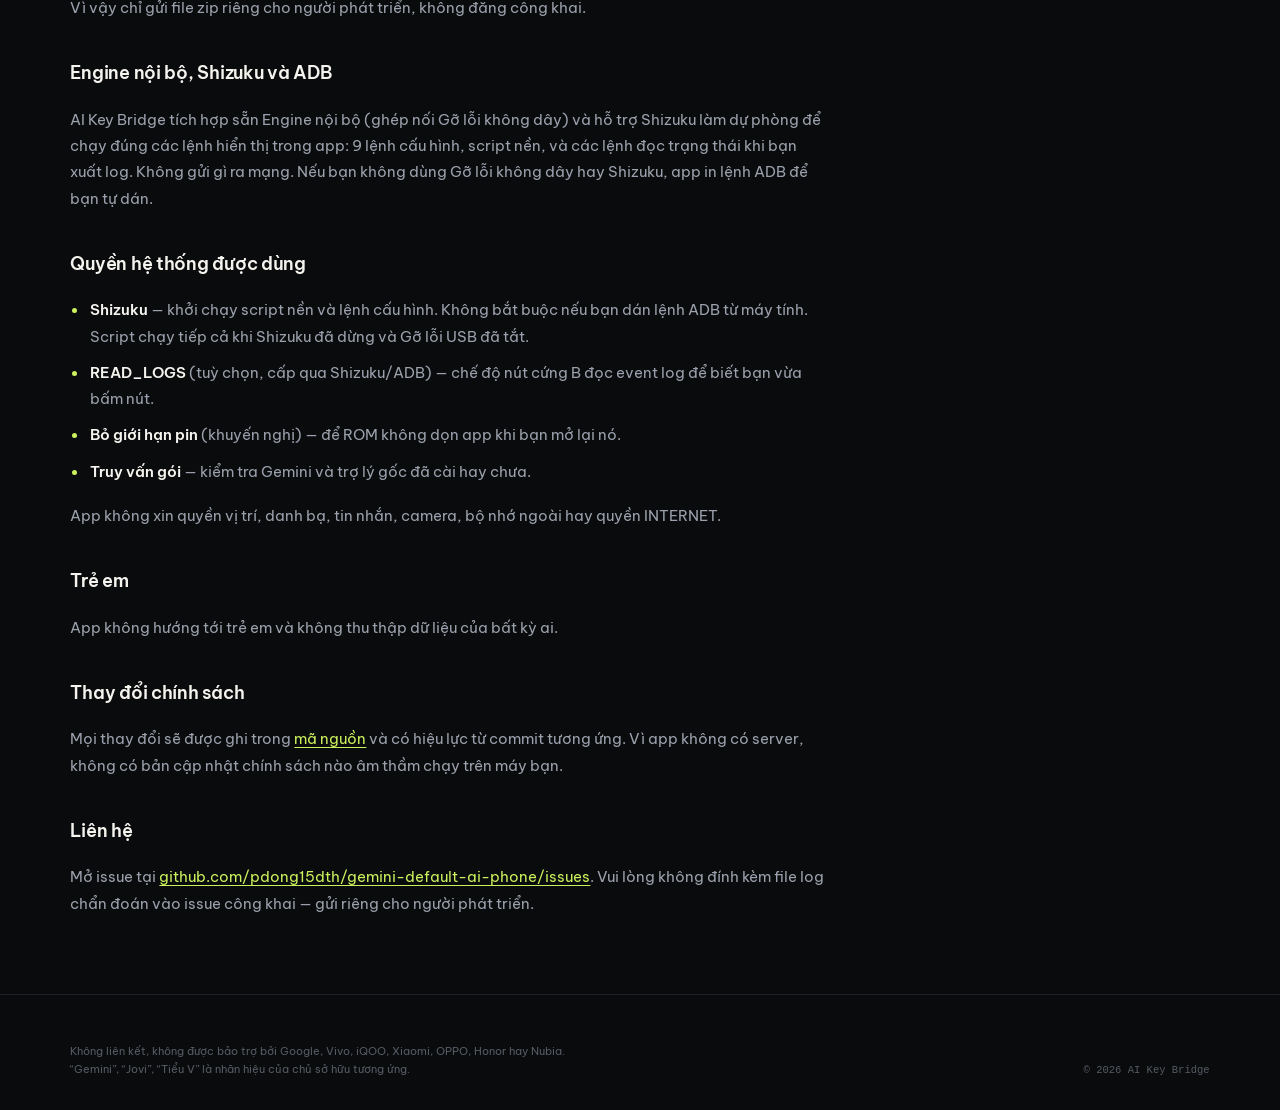
<file: web/privacy.html>
<!doctype html>
<html lang="vi">
<head>
<meta charset="utf-8">
<meta name="viewport" content="width=device-width, initial-scale=1">
<title>Chính sách riêng tư — AI Key Bridge</title>
<meta name="description" content="AI Key Bridge không thu thập, không gửi và không bán dữ liệu. Đây là chính xác những gì app đọc trên thiết bị của bạn.">
<meta name="robots" content="index,follow">
<meta name="theme-color" content="#0A0B0D">
<link rel="icon" href="assets/favicon.svg" type="image/svg+xml">
<link rel="stylesheet" href="assets/fonts.css">
<link rel="stylesheet" href="assets/styles.css">
</head>
<body>
<header class="nav is-scrolled">
  <div class="wrap nav__inner">
    <a class="brand" href="index.html" aria-label="AI Key Bridge — về trang chủ">
      <span class="brand__mark" aria-hidden="true">
        <svg viewBox="0 0 24 24" width="19" height="19" fill="none" stroke="currentColor" stroke-width="1.9" stroke-linecap="round"><path d="M2 10v3M6 6v11M10 3v18M14 8v7M18 5v13M22 10v3"/></svg>
      </span>
      <span class="brand__name">AI Key Bridge</span>
    </a>
    <a class="btn btn--light btn--sm" href="index.html">Về trang chủ</a>
  </div>
</header>

<main class="doc">
  <div class="wrap"><div class="doc__inner">
    <a class="doc__back" href="index.html">← Trang chủ</a>
    <h1 class="doc__title">Chính sách riêng tư</h1>
    <p class="doc__meta">Cập nhật 28/10/2026 · áp dụng cho AI Key Bridge 1.0.x</p>

    <div class="prose">
      <p class="callout"><strong>Không có server.</strong> AI Key Bridge chạy hoàn toàn trên máy bạn. Không có tài khoản, không có telemetry, không có SDK quảng cáo hay phân tích của bên thứ ba.</p>

      <h2>App đọc gì</h2>
      <p>Từ bản 1.0.10, app không dùng Trợ năng. Cách app biết trợ lý gốc vừa mở tuỳ vào cách dùng bạn chọn:</p>
      <ul>
        <li><strong>Script nền</strong> (Bank-Safe, khuyên dùng): một script shell khởi chạy qua Shizuku, chỉ đọc kênh <code>events</code> của logcat và lọc đúng tên sự kiện của trợ lý gốc (ví dụ <code>CopilotPanelWindow</code>). Thấy sự kiện thì bấm Back, đánh thức màn hình và gọi lớp phủ trợ lý bằng phím <code>219</code>. Sau đó script xem tên cửa sổ đang có focus để biết lớp phủ Gemini đã hiện rồi mới chạm nút Micro. Script không đọc nội dung màn hình và không lưu dòng log nào.</li>
        <li><strong>Cấu hình một lần</strong>: không theo dõi gì; bạn gán phím vào lối tắt “Gọi AI”.</li>
      </ul>
      <p>Nếu lớp phủ Gemini mãi không hiện vì ứng dụng Google bị kẹt, script dừng ứng dụng Google (<code>am force-stop</code>) rồi gọi lại. Ngoài ra script không đóng hay điều khiển app nào khác.</p>
      <p>Bước kích hoạt bật “Dùng dữ liệu của màn hình và ứng dụng” của trợ lý mặc định để khoanh tròn để hỏi được. Ảnh màn hình khi đó do Gemini chụp và xử lý theo chính sách của Google; AI Key Bridge không nhận hay lưu ảnh nào.</p>

      <h2>Micro và âm thanh</h2>
      <p>App không xin quyền <code>RECORD_AUDIO</code> và không có khả năng ghi âm. Khi lớp phủ Gemini mở, script chỉ mô phỏng một cú chạm vào nút Micro của Gemini. Âm thanh do Gemini xử lý theo chính sách của Google.</p>

      <h2>Dữ liệu lưu trên máy</h2>
      <ul>
        <li>Cấu hình: đích đến, độ trễ, các công tắc. Lưu trong bộ nhớ riêng của app.</li>
        <li>Nhật ký sự kiện: thời điểm, tên sự kiện, thời lượng. Lưu trong file tối đa khoảng 1 MB, tự xoay vòng.</li>
        <li>Lịch sử lượt chạy: tối đa 500 lượt gần nhất, dùng cho biểu đồ 7 ngày.</li>
        <li>Profile ROM: file JSON đi kèm app.</li>
      </ul>
      <p>Bạn có thể xoá toàn bộ bằng <strong>Hệ thống → Xoá nhật ký</strong>, hoặc xoá dữ liệu app trong hệ thống.</p>

      <h2>Xuất log chẩn đoán</h2>
      <p>File zip chỉ được tạo khi bạn bấm <strong>Hệ thống → Xuất chẩn đoán</strong> và nằm trong bộ nhớ máy cho tới khi bạn tự chia sẻ. Nội dung gồm:</p>
      <ul>
        <li>Nhật ký của app: tên gói, tên lớp cửa sổ, kết quả lệnh và thời lượng — không có văn bản màn hình.</li>
        <li>Lý do các lần app bị tắt (vuốt khỏi đa nhiệm, ROM dọn RAM, crash…), do Android ghi lại.</li>
        <li>Nếu có Engine nội bộ hoặc Shizuku: logcat toàn máy và trạng thái hệ thống (trợ lý mặc định, quyền của app, trạng thái script). Phần này <strong>không được che</strong> và có thể chứa tên app khác, tên Wi-Fi hay tài khoản.</li>
      </ul>
      <p>Vì vậy chỉ gửi file zip riêng cho người phát triển, không đăng công khai.</p>

      <h2>Engine nội bộ, Shizuku và ADB</h2>
      <p>AI Key Bridge tích hợp sẵn Engine nội bộ (ghép nối Gỡ lỗi không dây) và hỗ trợ Shizuku làm dự phòng để chạy đúng các lệnh hiển thị trong app: 9 lệnh cấu hình, script nền, và các lệnh đọc trạng thái khi bạn xuất log. Không gửi gì ra mạng. Nếu bạn không dùng Gỡ lỗi không dây hay Shizuku, app in lệnh ADB để bạn tự dán.</p>

      <h2>Quyền hệ thống được dùng</h2>
      <ul>
        <li><strong>Shizuku</strong> — khởi chạy script nền và lệnh cấu hình. Không bắt buộc nếu bạn dán lệnh ADB từ máy tính. Script chạy tiếp cả khi Shizuku đã dừng và Gỡ lỗi USB đã tắt.</li>
        <li><strong>READ_LOGS</strong> (tuỳ chọn, cấp qua Shizuku/ADB) — chế độ nút cứng B đọc event log để biết bạn vừa bấm nút.</li>
        <li><strong>Bỏ giới hạn pin</strong> (khuyến nghị) — để ROM không dọn app khi bạn mở lại nó.</li>
        <li><strong>Truy vấn gói</strong> — kiểm tra Gemini và trợ lý gốc đã cài hay chưa.</li>
      </ul>
      <p>App không xin quyền vị trí, danh bạ, tin nhắn, camera, bộ nhớ ngoài hay quyền INTERNET.</p>

      <h2>Trẻ em</h2>
      <p>App không hướng tới trẻ em và không thu thập dữ liệu của bất kỳ ai.</p>

      <h2>Thay đổi chính sách</h2>
      <p>Mọi thay đổi sẽ được ghi trong <a href="https://github.com/pdong15dth/gemini-default-ai-phone">mã nguồn</a> và có hiệu lực từ commit tương ứng. Vì app không có server, không có bản cập nhật chính sách nào âm thầm chạy trên máy bạn.</p>

      <h2>Liên hệ</h2>
      <p>Mở issue tại <a href="https://github.com/pdong15dth/gemini-default-ai-phone/issues">github.com/pdong15dth/gemini-default-ai-phone/issues</a>. Vui lòng không đính kèm file log chẩn đoán vào issue công khai — gửi riêng cho người phát triển.</p>
    </div>
  </div></div>
</main>

<footer class="footer">
  <div class="wrap">
    <div class="footer__bottom" style="margin-top:0;border-top:0;padding-top:0">
      <p>Không liên kết, không được bảo trợ bởi Google, Vivo, iQOO, Xiaomi, OPPO, Honor hay Nubia. “Gemini”, “Jovi”, “Tiểu V” là nhãn hiệu của chủ sở hữu tương ứng.</p>
      <span class="footer__copy">© <span id="year">2025</span> AI Key Bridge</span>
    </div>
  </div>
</footer>
<script>document.getElementById("year").textContent = new Date().getFullYear();</script>
</body>
</html>
</file>
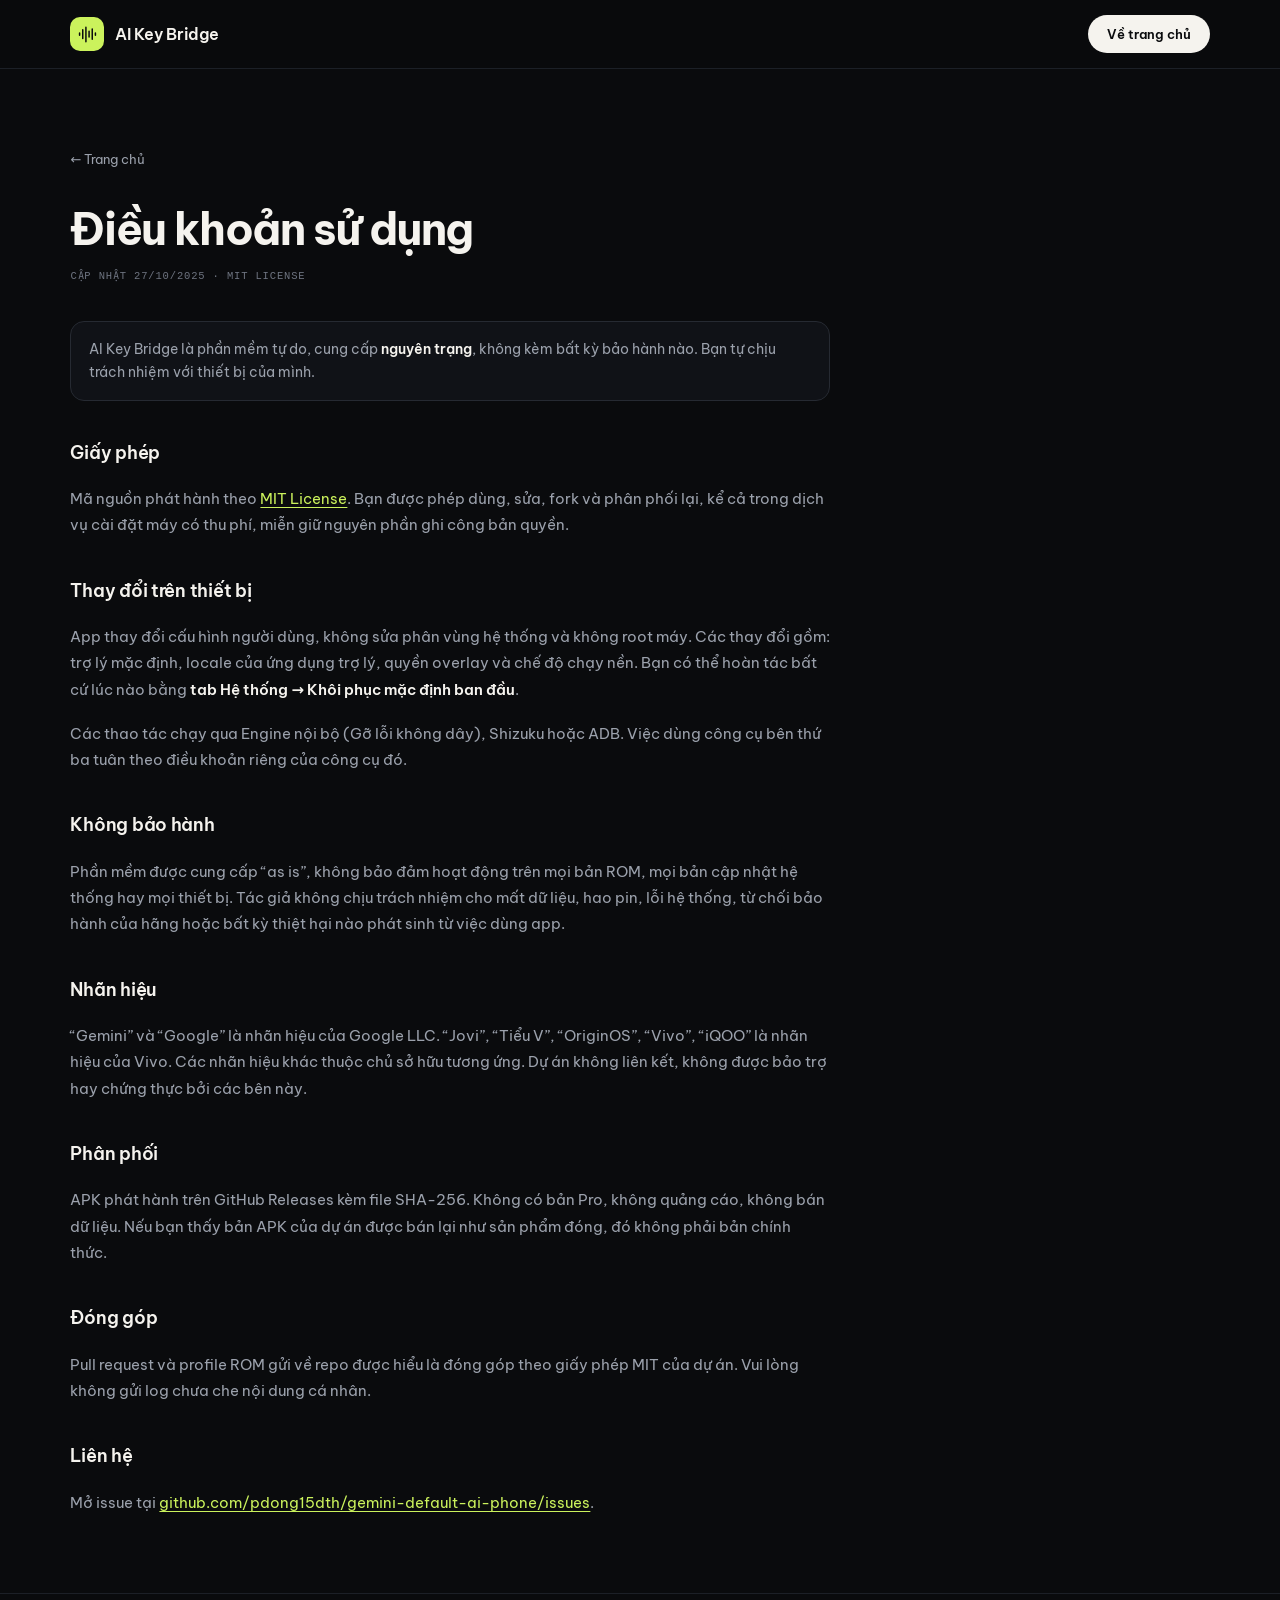
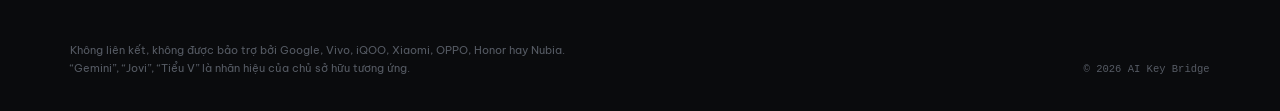
<file: web/terms.html>
<!doctype html>
<html lang="vi">
<head>
<meta charset="utf-8">
<meta name="viewport" content="width=device-width, initial-scale=1">
<title>Điều khoản sử dụng — AI Key Bridge</title>
<meta name="description" content="AI Key Bridge là phần mềm mã nguồn mở MIT, cung cấp nguyên trạng, không bảo hành. Đọc trước khi cài lên máy.">
<meta name="theme-color" content="#0A0B0D">
<link rel="icon" href="assets/favicon.svg" type="image/svg+xml">
<link rel="stylesheet" href="assets/fonts.css">
<link rel="stylesheet" href="assets/styles.css">
</head>
<body>
<header class="nav is-scrolled">
  <div class="wrap nav__inner">
    <a class="brand" href="index.html" aria-label="AI Key Bridge — về trang chủ">
      <span class="brand__mark" aria-hidden="true">
        <svg viewBox="0 0 24 24" width="19" height="19" fill="none" stroke="currentColor" stroke-width="1.9" stroke-linecap="round"><path d="M2 10v3M6 6v11M10 3v18M14 8v7M18 5v13M22 10v3"/></svg>
      </span>
      <span class="brand__name">AI Key Bridge</span>
    </a>
    <a class="btn btn--light btn--sm" href="index.html">Về trang chủ</a>
  </div>
</header>

<main class="doc">
  <div class="wrap"><div class="doc__inner">
    <a class="doc__back" href="index.html">← Trang chủ</a>
    <h1 class="doc__title">Điều khoản sử dụng</h1>
    <p class="doc__meta">Cập nhật 27/10/2025 · MIT License</p>

    <div class="prose">
      <p class="callout">AI Key Bridge là phần mềm tự do, cung cấp <strong>nguyên trạng</strong>, không kèm bất kỳ bảo hành nào. Bạn tự chịu trách nhiệm với thiết bị của mình.</p>

      <h2>Giấy phép</h2>
      <p>Mã nguồn phát hành theo <a href="https://github.com/pdong15dth/gemini-default-ai-phone/blob/main/LICENSE">MIT License</a>. Bạn được phép dùng, sửa, fork và phân phối lại, kể cả trong dịch vụ cài đặt máy có thu phí, miễn giữ nguyên phần ghi công bản quyền.</p>

      <h2>Thay đổi trên thiết bị</h2>
      <p>App thay đổi cấu hình người dùng, không sửa phân vùng hệ thống và không root máy. Các thay đổi gồm: trợ lý mặc định, locale của ứng dụng trợ lý, quyền overlay và chế độ chạy nền. Bạn có thể hoàn tác bất cứ lúc nào bằng <strong>tab Hệ thống → Khôi phục mặc định ban đầu</strong>.</p>
      <p>Các thao tác chạy qua Engine nội bộ (Gỡ lỗi không dây), Shizuku hoặc ADB. Việc dùng công cụ bên thứ ba tuân theo điều khoản riêng của công cụ đó.</p>

      <h2>Không bảo hành</h2>
      <p>Phần mềm được cung cấp “as is”, không bảo đảm hoạt động trên mọi bản ROM, mọi bản cập nhật hệ thống hay mọi thiết bị. Tác giả không chịu trách nhiệm cho mất dữ liệu, hao pin, lỗi hệ thống, từ chối bảo hành của hãng hoặc bất kỳ thiệt hại nào phát sinh từ việc dùng app.</p>

      <h2>Nhãn hiệu</h2>
      <p>“Gemini” và “Google” là nhãn hiệu của Google LLC. “Jovi”, “Tiểu V”, “OriginOS”, “Vivo”, “iQOO” là nhãn hiệu của Vivo. Các nhãn hiệu khác thuộc chủ sở hữu tương ứng. Dự án không liên kết, không được bảo trợ hay chứng thực bởi các bên này.</p>

      <h2>Phân phối</h2>
      <p>APK phát hành trên GitHub Releases kèm file SHA-256. Không có bản Pro, không quảng cáo, không bán dữ liệu. Nếu bạn thấy bản APK của dự án được bán lại như sản phẩm đóng, đó không phải bản chính thức.</p>

      <h2>Đóng góp</h2>
      <p>Pull request và profile ROM gửi về repo được hiểu là đóng góp theo giấy phép MIT của dự án. Vui lòng không gửi log chưa che nội dung cá nhân.</p>

      <h2>Liên hệ</h2>
      <p>Mở issue tại <a href="https://github.com/pdong15dth/gemini-default-ai-phone/issues">github.com/pdong15dth/gemini-default-ai-phone/issues</a>.</p>
    </div>
  </div></div>
</main>

<footer class="footer">
  <div class="wrap">
    <div class="footer__bottom" style="margin-top:0;border-top:0;padding-top:0">
      <p>Không liên kết, không được bảo trợ bởi Google, Vivo, iQOO, Xiaomi, OPPO, Honor hay Nubia. “Gemini”, “Jovi”, “Tiểu V” là nhãn hiệu của chủ sở hữu tương ứng.</p>
      <span class="footer__copy">© <span id="year">2025</span> AI Key Bridge</span>
    </div>
  </div>
</footer>
<script>document.getElementById("year").textContent = new Date().getFullYear();</script>
</body>
</html>
</file>
<file: web/assets/fonts.css>
/* Generated by tools/fetch-fonts.mjs — do not edit by hand. */
@font-face {
  font-family: 'Be Vietnam Pro';
  font-style: normal;
  font-weight: 400;
  font-display: swap;
  src: url(./fonts/font-ebe22251.woff2) format('woff2');
  unicode-range: U+0102-0103, U+0110-0111, U+0128-0129, U+0168-0169, U+01A0-01A1, U+01AF-01B0, U+0300-0301, U+0303-0304, U+0308-0309, U+0323, U+0329, U+1EA0-1EF9, U+20AB;
}
/* latin-ext */
@font-face {
  font-family: 'Be Vietnam Pro';
  font-style: normal;
  font-weight: 400;
  font-display: swap;
  src: url(./fonts/font-c4570683.woff2) format('woff2');
  unicode-range: U+0100-02BA, U+02BD-02C5, U+02C7-02CC, U+02CE-02D7, U+02DD-02FF, U+0304, U+0308, U+0329, U+1D00-1DBF, U+1E00-1E9F, U+1EF2-1EFF, U+2020, U+20A0-20AB, U+20AD-20C4, U+2113, U+2C60-2C7F, U+A720-A7FF;
}
/* latin */
@font-face {
  font-family: 'Be Vietnam Pro';
  font-style: normal;
  font-weight: 400;
  font-display: swap;
  src: url(./fonts/font-b3cac1da.woff2) format('woff2');
  unicode-range: U+0000-00FF, U+0131, U+0152-0153, U+02BB-02BC, U+02C6, U+02DA, U+02DC, U+0304, U+0308, U+0329, U+2000-206F, U+20AC, U+2122, U+2191, U+2193, U+2212, U+2215, U+FEFF, U+FFFD;
}
/* vietnamese */
@font-face {
  font-family: 'Be Vietnam Pro';
  font-style: normal;
  font-weight: 500;
  font-display: swap;
  src: url(./fonts/font-d6b61d19.woff2) format('woff2');
  unicode-range: U+0102-0103, U+0110-0111, U+0128-0129, U+0168-0169, U+01A0-01A1, U+01AF-01B0, U+0300-0301, U+0303-0304, U+0308-0309, U+0323, U+0329, U+1EA0-1EF9, U+20AB;
}
/* latin-ext */
@font-face {
  font-family: 'Be Vietnam Pro';
  font-style: normal;
  font-weight: 500;
  font-display: swap;
  src: url(./fonts/font-486545d2.woff2) format('woff2');
  unicode-range: U+0100-02BA, U+02BD-02C5, U+02C7-02CC, U+02CE-02D7, U+02DD-02FF, U+0304, U+0308, U+0329, U+1D00-1DBF, U+1E00-1E9F, U+1EF2-1EFF, U+2020, U+20A0-20AB, U+20AD-20C4, U+2113, U+2C60-2C7F, U+A720-A7FF;
}
/* latin */
@font-face {
  font-family: 'Be Vietnam Pro';
  font-style: normal;
  font-weight: 500;
  font-display: swap;
  src: url(./fonts/font-b7519c08.woff2) format('woff2');
  unicode-range: U+0000-00FF, U+0131, U+0152-0153, U+02BB-02BC, U+02C6, U+02DA, U+02DC, U+0304, U+0308, U+0329, U+2000-206F, U+20AC, U+2122, U+2191, U+2193, U+2212, U+2215, U+FEFF, U+FFFD;
}
/* vietnamese */
@font-face {
  font-family: 'Be Vietnam Pro';
  font-style: normal;
  font-weight: 600;
  font-display: swap;
  src: url(./fonts/font-55a865cb.woff2) format('woff2');
  unicode-range: U+0102-0103, U+0110-0111, U+0128-0129, U+0168-0169, U+01A0-01A1, U+01AF-01B0, U+0300-0301, U+0303-0304, U+0308-0309, U+0323, U+0329, U+1EA0-1EF9, U+20AB;
}
/* latin-ext */
@font-face {
  font-family: 'Be Vietnam Pro';
  font-style: normal;
  font-weight: 600;
  font-display: swap;
  src: url(./fonts/font-c4fb6595.woff2) format('woff2');
  unicode-range: U+0100-02BA, U+02BD-02C5, U+02C7-02CC, U+02CE-02D7, U+02DD-02FF, U+0304, U+0308, U+0329, U+1D00-1DBF, U+1E00-1E9F, U+1EF2-1EFF, U+2020, U+20A0-20AB, U+20AD-20C4, U+2113, U+2C60-2C7F, U+A720-A7FF;
}
/* latin */
@font-face {
  font-family: 'Be Vietnam Pro';
  font-style: normal;
  font-weight: 600;
  font-display: swap;
  src: url(./fonts/font-08d36588.woff2) format('woff2');
  unicode-range: U+0000-00FF, U+0131, U+0152-0153, U+02BB-02BC, U+02C6, U+02DA, U+02DC, U+0304, U+0308, U+0329, U+2000-206F, U+20AC, U+2122, U+2191, U+2193, U+2212, U+2215, U+FEFF, U+FFFD;
}
/* vietnamese */
@font-face {
  font-family: 'Be Vietnam Pro';
  font-style: normal;
  font-weight: 700;
  font-display: swap;
  src: url(./fonts/font-ba57728a.woff2) format('woff2');
  unicode-range: U+0102-0103, U+0110-0111, U+0128-0129, U+0168-0169, U+01A0-01A1, U+01AF-01B0, U+0300-0301, U+0303-0304, U+0308-0309, U+0323, U+0329, U+1EA0-1EF9, U+20AB;
}
/* latin-ext */
@font-face {
  font-family: 'Be Vietnam Pro';
  font-style: normal;
  font-weight: 700;
  font-display: swap;
  src: url(./fonts/font-d172a732.woff2) format('woff2');
  unicode-range: U+0100-02BA, U+02BD-02C5, U+02C7-02CC, U+02CE-02D7, U+02DD-02FF, U+0304, U+0308, U+0329, U+1D00-1DBF, U+1E00-1E9F, U+1EF2-1EFF, U+2020, U+20A0-20AB, U+20AD-20C4, U+2113, U+2C60-2C7F, U+A720-A7FF;
}
/* latin */
@font-face {
  font-family: 'Be Vietnam Pro';
  font-style: normal;
  font-weight: 700;
  font-display: swap;
  src: url(./fonts/font-8b6c7c9f.woff2) format('woff2');
  unicode-range: U+0000-00FF, U+0131, U+0152-0153, U+02BB-02BC, U+02C6, U+02DA, U+02DC, U+0304, U+0308, U+0329, U+2000-206F, U+20AC, U+2122, U+2191, U+2193, U+2212, U+2215, U+FEFF, U+FFFD;
}
@font-face {
  font-family: 'JetBrains Mono';
  font-style: normal;
  font-weight: 400;
  font-display: swap;
  src: url(./fonts/font-db1e2067.woff2) format('woff2');
  unicode-range: U+0370-0377, U+037A-037F, U+0384-038A, U+038C, U+038E-03A1, U+03A3-03FF;
}
/* vietnamese */
@font-face {
  font-family: 'JetBrains Mono';
  font-style: normal;
  font-weight: 400;
  font-display: swap;
  src: url(./fonts/font-acf87d86.woff2) format('woff2');
  unicode-range: U+0102-0103, U+0110-0111, U+0128-0129, U+0168-0169, U+01A0-01A1, U+01AF-01B0, U+0300-0301, U+0303-0304, U+0308-0309, U+0323, U+0329, U+1EA0-1EF9, U+20AB;
}
/* latin-ext */
@font-face {
  font-family: 'JetBrains Mono';
  font-style: normal;
  font-weight: 400;
  font-display: swap;
  src: url(./fonts/font-c8b23d7b.woff2) format('woff2');
  unicode-range: U+0100-02BA, U+02BD-02C5, U+02C7-02CC, U+02CE-02D7, U+02DD-02FF, U+0304, U+0308, U+0329, U+1D00-1DBF, U+1E00-1E9F, U+1EF2-1EFF, U+2020, U+20A0-20AB, U+20AD-20C4, U+2113, U+2C60-2C7F, U+A720-A7FF;
}
/* latin */
@font-face {
  font-family: 'JetBrains Mono';
  font-style: normal;
  font-weight: 500;
  font-display: swap;
  src: url(./fonts/font-db1e2067.woff2) format('woff2');
  unicode-range: U+0370-0377, U+037A-037F, U+0384-038A, U+038C, U+038E-03A1, U+03A3-03FF;
}
/* vietnamese */
@font-face {
  font-family: 'JetBrains Mono';
  font-style: normal;
  font-weight: 500;
  font-display: swap;
  src: url(./fonts/font-acf87d86.woff2) format('woff2');
  unicode-range: U+0102-0103, U+0110-0111, U+0128-0129, U+0168-0169, U+01A0-01A1, U+01AF-01B0, U+0300-0301, U+0303-0304, U+0308-0309, U+0323, U+0329, U+1EA0-1EF9, U+20AB;
}
/* latin-ext */
@font-face {
  font-family: 'JetBrains Mono';
  font-style: normal;
  font-weight: 500;
  font-display: swap;
  src: url(./fonts/font-c8b23d7b.woff2) format('woff2');
  unicode-range: U+0100-02BA, U+02BD-02C5, U+02C7-02CC, U+02CE-02D7, U+02DD-02FF, U+0304, U+0308, U+0329, U+1D00-1DBF, U+1E00-1E9F, U+1EF2-1EFF, U+2020, U+20A0-20AB, U+20AD-20C4, U+2113, U+2C60-2C7F, U+A720-A7FF;
}
/* latin */
@font-face {
  font-family: 'JetBrains Mono';
  font-style: normal;
  font-weight: 500;
  font-display: swap;
  src: url(./fonts/font-0a7197f9.woff2) format('woff2');
  unicode-range: U+0000-00FF, U+0131, U+0152-0153, U+02BB-02BC, U+02C6, U+02DA, U+02DC, U+0304, U+0308, U+0329, U+2000-206F, U+20AC, U+2122, U+2191, U+2193, U+2212, U+2215, U+FEFF, U+FFFD;
}
</file>
<file: web/assets/styles.css>
/* ==========================================================================
   AI Key Bridge — landing page
   Tokens first, then layout. No framework, no build step.
   Shape rules: pills for controls (999px), cards 18–20px, phone 44px,
   small chips 12–14px. Nothing else invents its own radius.
   ========================================================================== */

:root {
  --ink: #0a0b0d;
  --ink-2: #101217;
  --ink-3: #171a20;
  --line: #262a32;
  --line-soft: #1c2027;

  --text: #f5f3ee;
  --muted: #9ba1ac;
  --dim: #6e7480;

  --paper: #f5f2ea;
  --paper-2: #e7e2d5;
  --ink-text: #12141a;
  --muted-light: #5c6167;
  --line-paper: #d9d3c2;

  --accent: #cbf25c;
  --accent-soft: #edf7d2;
  --accent-dim: #a9cc4c;
  --danger: #e4664a;
  --warn: #e0a21b;

  --font: "Be Vietnam Pro", ui-sans-serif, system-ui, -apple-system, "Segoe UI", sans-serif;
  --mono: "JetBrains Mono", ui-monospace, SFMono-Regular, Menlo, monospace;

  --gutter: clamp(20px, 5.5vw, 80px);
  --max: 1440px;
  --section-y: clamp(64px, 8vw, 104px);
  --ease: cubic-bezier(0.16, 1, 0.3, 1);
  --nav-h: 68px;
}

*,
*::before,
*::after { box-sizing: border-box; }

html {
  -webkit-text-size-adjust: 100%;
  scroll-behavior: smooth;
  scroll-padding-top: calc(var(--nav-h) + 16px);
}

body {
  margin: 0;
  background: var(--ink);
  color: var(--text);
  font-family: var(--font);
  font-size: 16px;
  line-height: 1.6;
  font-weight: 400;
  -webkit-font-smoothing: antialiased;
  text-rendering: optimizeLegibility;
  overflow-x: hidden;
}

img { display: block; max-width: 100%; height: auto; }
a { color: inherit; text-decoration: none; }
button { font: inherit; color: inherit; }
ul, ol { margin: 0; padding: 0; list-style: none; }
h1, h2, h3, p, figure, blockquote { margin: 0; }

:focus-visible {
  outline: 2px solid var(--accent);
  outline-offset: 3px;
  border-radius: 4px;
}

::selection { background: var(--accent); color: var(--ink); }

.wrap {
  width: 100%;
  max-width: var(--max);
  margin-inline: auto;
  padding-inline: var(--gutter);
}

.visually-hidden {
  position: absolute;
  width: 1px; height: 1px;
  margin: -1px; padding: 0;
  overflow: hidden;
  clip: rect(0 0 0 0);
  white-space: nowrap;
  border: 0;
}

.skip-link {
  position: fixed;
  top: 12px; left: 12px;
  z-index: 100;
  padding: 10px 16px;
  border-radius: 999px;
  background: var(--accent);
  color: var(--ink);
  font-weight: 600;
  font-size: 14px;
  transform: translateY(-160%);
  transition: transform 0.2s var(--ease);
}
.skip-link:focus-visible { transform: none; }

.i {
  display: block;
  width: 1em;
  height: 1em;
  flex: none;
  fill: none;
  stroke: currentColor;
  stroke-width: 1.7;
  stroke-linecap: round;
  stroke-linejoin: round;
}
.i--fill { fill: currentColor; stroke: none; }

.accent { color: var(--accent); }

/* ============================ Buttons ============================ */

.btn {
  display: inline-flex;
  align-items: center;
  justify-content: center;
  gap: 10px;
  padding: 15px 24px;
  border: 1px solid transparent;
  border-radius: 999px;
  font-family: var(--font);
  font-size: 14.5px;
  font-weight: 600;
  line-height: 1.15;
  white-space: nowrap;
  cursor: pointer;
  transition: transform 0.18s var(--ease), background-color 0.18s var(--ease),
    border-color 0.18s var(--ease), color 0.18s var(--ease);
}
.btn .i { font-size: 16px; }
.btn:hover { transform: translateY(-1px); }
.btn:active { transform: translateY(1px); }

.btn--accent {
  background: var(--accent);
  color: var(--ink);
}
.btn--accent:hover { background: #d7fb76; }

.btn--light {
  background: var(--text);
  color: var(--ink);
}
.btn--light:hover { background: #fff; }

.btn--ghost {
  border-color: #333843;
  color: var(--text);
  font-weight: 500;
  padding: 14px 22px;
}
.btn--ghost:hover { border-color: #4a5160; background: rgba(255, 255, 255, 0.03); }

.btn--sm {
  padding: 11px 18px;
  font-size: 13px;
  gap: 8px;
}
.btn--sm .i { font-size: 14px; }

/* ============================ Nav ============================ */

.nav {
  position: sticky;
  top: 0;
  z-index: 50;
  background: rgba(10, 11, 13, 0.55);
  border-bottom: 1px solid transparent;
  transition: background-color 0.25s var(--ease), border-color 0.25s var(--ease),
    backdrop-filter 0.25s var(--ease);
}
.nav.is-scrolled {
  background: rgba(10, 11, 13, 0.88);
  border-bottom-color: var(--line-soft);
  backdrop-filter: blur(14px) saturate(140%);
  -webkit-backdrop-filter: blur(14px) saturate(140%);
}

.nav__inner {
  display: flex;
  align-items: center;
  justify-content: space-between;
  gap: 24px;
  min-height: var(--nav-h);
  padding-block: 12px;
}

.brand {
  display: inline-flex;
  align-items: center;
  gap: 11px;
  flex: none;
}
.brand__mark {
  display: grid;
  place-items: center;
  width: 34px;
  height: 34px;
  border-radius: 10px;
  background: var(--accent);
  color: var(--ink);
  font-size: 19px;
}
.brand__name {
  font-size: 15.5px;
  font-weight: 600;
  letter-spacing: -0.02em;
}

.nav__links {
  display: flex;
  align-items: center;
  gap: 30px;
  font-size: 13.5px;
  color: var(--muted);
}
.nav__links a { transition: color 0.18s var(--ease); }
.nav__links a:hover,
.nav__links a.is-current { color: var(--text); }
.nav__cta-mobile { display: none; }

.nav__right {
  display: flex;
  align-items: center;
  gap: 12px;
  flex: none;
}

.version {
  display: inline-flex;
  align-items: center;
  gap: 7px;
  padding: 6px 10px;
  border: 1px solid var(--line);
  border-radius: 999px;
  font-family: var(--mono);
  font-size: 10.5px;
  color: var(--muted);
  white-space: nowrap;
}
.dot {
  width: 6px;
  height: 6px;
  border-radius: 50%;
  background: var(--accent);
}

.nav__burger {
  display: none;
  place-items: center;
  width: 40px;
  height: 40px;
  padding: 0;
  border: 1px solid var(--line);
  border-radius: 50%;
  background: transparent;
  font-size: 19px;
  cursor: pointer;
}

/* ============================ Hero ============================ */

.hero {
  position: relative;
  padding-block: clamp(26px, 3.4vw, 46px) clamp(52px, 6vw, 84px);
  overflow: hidden;
}

.hero__grid {
  display: grid;
  grid-template-columns: minmax(0, 1.02fr) minmax(0, 0.98fr);
  gap: clamp(32px, 4vw, 56px);
  align-items: center;
}

.hero__copy { display: flex; flex-direction: column; align-items: flex-start; }

.eyebrow {
  display: inline-flex;
  align-items: center;
  gap: 9px;
  margin-bottom: 20px;
  font-family: var(--mono);
  font-size: 10.5px;
  font-weight: 400;
  letter-spacing: 0.14em;
  text-transform: uppercase;
  color: var(--muted);
}
.eyebrow--dark { color: #7c7a68; }

.pulse {
  position: relative;
  width: 6px;
  height: 6px;
  border-radius: 50%;
  background: var(--accent);
  flex: none;
}
.pulse::after {
  content: "";
  position: absolute;
  inset: -4px;
  border-radius: 50%;
  border: 1px solid var(--accent);
  opacity: 0;
  animation: ping 2.8s var(--ease) infinite;
}
@keyframes ping {
  0% { transform: scale(0.6); opacity: 0.7; }
  70%, 100% { transform: scale(1.9); opacity: 0; }
}

.hero__title {
  font-size: clamp(38px, 5.2vw, 66px);
  line-height: 1.08;
  font-weight: 700;
  letter-spacing: -0.038em;
  padding-bottom: 0.06em;
}

.hero__sub {
  max-width: 470px;
  margin-top: 22px;
  font-size: clamp(15px, 1.2vw, 16.5px);
  line-height: 1.62;
  color: var(--muted);
}

.hero__cta {
  display: flex;
  flex-wrap: wrap;
  gap: 12px;
  margin-top: 28px;
}

.hero__trust {
  display: flex;
  flex-wrap: wrap;
  gap: 12px 22px;
  margin-top: 24px;
  font-size: 12.5px;
  color: var(--dim);
}
.hero__trust li { display: inline-flex; align-items: center; gap: 7px; }
.hero__trust .i { font-size: 14px; color: #868d99; }

/* Phone mockup ---------------------------------------------------------- */

.hero__visual {
  position: relative;
  display: flex;
  justify-content: center;
  padding-block: 10px;
}

.hero__glow {
  position: absolute;
  z-index: 0;
  width: min(560px, 92%);
  aspect-ratio: 1;
  top: 4%;
  left: 50%;
  transform: translateX(-50%);
  background: radial-gradient(circle at 50% 50%, rgba(203, 242, 92, 0.2), rgba(203, 242, 92, 0) 66%);
  pointer-events: none;
}

.phone {
  position: relative;
  z-index: 1;
  width: clamp(236px, 24vw, 306px);
  margin: 0;
}
.phone__frame {
  position: relative;
  padding: 6px;
  border-radius: 46px;
  background: #22262d;
  border: 1.5px solid #343a43;
  box-shadow: 0 30px 70px -30px rgba(0, 0, 0, 0.9), inset 0 1px 0 rgba(255, 255, 255, 0.06);
  overflow: hidden;
}
.phone__shot {
  width: 100%;
  border-radius: 40px;
  background: var(--ink);
}

.chip {
  position: absolute;
  z-index: 2;
  display: flex;
  align-items: center;
  gap: 10px;
  padding: 11px 14px;
  border-radius: 14px;
  background: #14171c;
  border: 1px solid #2e333c;
  box-shadow: 0 14px 34px -12px rgba(0, 0, 0, 0.85);
  font-size: 11.5px;
  line-height: 1.35;
  color: var(--muted);
}
.chip--flow {
  left: 0;
  top: 42%;
  width: 228px;
}
.chip--flow b {
  display: block;
  font-size: 12.5px;
  font-weight: 600;
  color: var(--text);
}
.chip--flow small { font-size: 10.5px; color: var(--dim); }
.chip__icon {
  display: grid;
  place-items: center;
  width: 24px;
  height: 24px;
  flex: none;
  border-radius: 50%;
  background: rgba(203, 242, 92, 0.12);
  color: var(--accent);
  font-size: 13px;
}
.chip--mic {
  left: 2%;
  bottom: 5%;
  padding: 9px 12px;
  border-radius: 12px;
  font-size: 11px;
  color: var(--text);
}
.chip__dot {
  width: 6px;
  height: 6px;
  border-radius: 50%;
  background: var(--accent);
  box-shadow: 0 0 0 4px rgba(203, 242, 92, 0.12);
}

/* ============================ Sections ============================ */

.section {
  padding-block: var(--section-y);
  color: var(--text);
}
.section.dark { background: var(--ink); }

.paper {
  background: var(--paper);
  color: var(--ink-text);
}

.section--flush { padding-top: 0; }

.head {
  display: flex;
  flex-direction: column;
  align-items: flex-start;
  gap: 18px;
  margin-bottom: clamp(36px, 4.4vw, 52px);
}
.head--split {
  flex-direction: row;
  align-items: flex-end;
  justify-content: space-between;
  gap: 40px;
}
.head--split > div { flex: 1 1 auto; min-width: 0; }
.head--center {
  align-items: center;
  text-align: center;
}
.head > .eyebrow { margin-bottom: 0; }
.head--split > div > .eyebrow { margin-bottom: 18px; }

.h2 {
  font-size: clamp(30px, 3.4vw, 46px);
  line-height: 1.12;
  font-weight: 700;
  letter-spacing: -0.032em;
  max-width: 22ch;
  padding-bottom: 0.04em;
}
.h2--dark { color: var(--ink-text); }

.h3 {
  font-size: clamp(19px, 1.6vw, 23px);
  line-height: 1.28;
  font-weight: 600;
  letter-spacing: -0.022em;
}

.lede {
  max-width: 58ch;
  font-size: clamp(15px, 1.1vw, 16px);
  line-height: 1.66;
  color: var(--muted);
}
.paper .lede { color: var(--muted-light); }
.lede--center { margin-inline: auto; }

.head__aside {
  flex: 0 1 400px;
  max-width: 420px;
  font-size: 14.5px;
  line-height: 1.65;
  color: var(--muted);
  padding-bottom: 4px;
}
.head__aside--dark { color: var(--muted-light); }

.mono { font-family: var(--mono); }

/* ============================ Compare ============================ */

.compare {
  display: grid;
  grid-template-columns: 1fr 1fr;
  gap: 26px;
  align-items: stretch;
}

.compare__old {
  padding: 6px 10px 0 0;
  display: flex;
  flex-direction: column;
  gap: 8px;
}
.compare__new {
  padding: 26px 28px 22px;
  border-radius: 20px;
  background: var(--ink);
  color: var(--text);
  display: flex;
  flex-direction: column;
  gap: 8px;
}

.compare__top {
  display: flex;
  align-items: center;
  justify-content: space-between;
  gap: 16px;
  padding-bottom: 14px;
}
.compare__time {
  font-family: var(--mono);
  font-size: 11px;
  letter-spacing: 0.06em;
  color: #8c8a78;
  white-space: nowrap;
}
.compare__time--accent { color: var(--accent); }

.tag {
  display: inline-flex;
  align-items: center;
  padding: 5px 10px;
  border-radius: 999px;
  font-family: var(--mono);
  font-size: 10px;
  letter-spacing: 0.12em;
  text-transform: uppercase;
  white-space: nowrap;
}
.tag--dark {
  border: 1px solid var(--line-paper);
  color: var(--muted-light);
}
.tag--accent {
  background: rgba(203, 242, 92, 0.14);
  border: 1px solid rgba(203, 242, 92, 0.38);
  color: var(--accent);
}

.list-x,
.list-check { display: flex; flex-direction: column; }
.list-x li,
.list-check li {
  position: relative;
  padding: 13px 0 13px 30px;
  font-size: 14.5px;
  line-height: 1.45;
  border-top: 1px solid var(--line-paper);
}
.list-x li { color: #4a4d4a; }
.list-x li::before {
  content: "×";
  position: absolute;
  left: 4px;
  top: 12px;
  font-size: 17px;
  line-height: 1.2;
  color: #a9a291;
}
.compare__new .list-x li,
.list-check li {
  border-top-color: #23262e;
  color: #d8dbe0;
}
.list-check li::before {
  content: "✓";
  position: absolute;
  left: 2px;
  top: 11px;
  font-size: 13px;
  color: var(--accent);
}
.list--last-no-border li:last-child { border-bottom: 0; }

.compare__note {
  margin-top: auto;
  padding-top: 18px;
  font-family: var(--mono);
  font-size: 10.5px;
  letter-spacing: 0.04em;
  color: #7f8a6b;
  border-top: 1px solid #23262e;
}

/* ============================ Steps ============================ */

.steps {
  display: grid;
  grid-template-columns: repeat(4, minmax(0, 1fr));
  gap: 0;
  border-top: 1px solid var(--line);
  margin-top: 8px;
}
.step {
  padding: 22px 26px 4px;
  border-right: 1px solid var(--line-soft);
}
.step:first-child { padding-left: 0; }
.step:last-child { border-right: 0; padding-right: 0; }
.step__num {
  display: block;
  font-family: var(--mono);
  font-size: 11px;
  letter-spacing: 0.08em;
  color: var(--accent);
  margin-bottom: 14px;
}
.step__num span { color: var(--dim); }
.step__title {
  font-size: 15px;
  font-weight: 600;
  line-height: 1.35;
  margin-bottom: 8px;
  letter-spacing: -0.01em;
}
.step__desc {
  font-size: 13.5px;
  line-height: 1.55;
  color: var(--muted);
  max-width: 32ch;
}

/* ============================ Provisioning ============================ */

.provision {
  display: grid;
  grid-template-columns: minmax(0, 1.28fr) minmax(0, 1fr);
  gap: 40px;
  align-items: start;
  margin-top: clamp(44px, 5vw, 64px);
  padding-top: 34px;
  border-top: 1px solid var(--line);
}

.term {
  border-radius: 16px;
  overflow: hidden;
  border: 1px solid #20242b;
  background: #0e1014;
}
.term__bar {
  display: flex;
  align-items: center;
  justify-content: space-between;
  gap: 16px;
  padding: 11px 15px;
  border-bottom: 1px solid #1e222a;
  background: #12151a;
}
.term__title {
  display: inline-flex;
  align-items: center;
  gap: 8px;
  font-family: var(--mono);
  font-size: 11px;
  color: var(--dim);
  letter-spacing: 0.04em;
}
.term__title .i { font-size: 13px; }
.term__copy {
  display: inline-flex;
  align-items: center;
  gap: 6px;
  padding: 5px 9px;
  border: 1px solid #262b33;
  border-radius: 7px;
  background: transparent;
  color: var(--muted);
  font-family: var(--mono);
  font-size: 10.5px;
  cursor: pointer;
  transition: color 0.18s var(--ease), border-color 0.18s var(--ease);
}
.term__copy:hover { color: var(--accent); border-color: rgba(203, 242, 92, 0.45); }
.term__copy .i { font-size: 12px; }
.term__copy.is-copied { color: var(--accent); border-color: rgba(203, 242, 92, 0.45); }

.term__code {
  margin: 0;
  padding: 18px 18px 20px;
  overflow-x: auto;
  font-family: var(--mono);
  font-size: 11.5px;
  line-height: 1.85;
  color: #c6ccd6;
  tab-size: 2;
}
.term__code .c { color: #5d6470; }
.term__code .p { color: var(--accent); }
.term__code .ok { color: var(--accent); }

.provision__copy p {
  margin-top: 18px;
  font-size: 14.5px;
  line-height: 1.68;
  color: var(--muted);
  max-width: 46ch;
}
.provision__copy .h3 { max-width: 24ch; }
.provision__copy .note {
  display: flex;
  gap: 10px;
  margin-top: 22px;
  padding: 13px 15px;
  border: 1px solid #2b2c22;
  border-radius: 12px;
  background: rgba(224, 162, 27, 0.05);
  color: #b8a878;
  font-size: 12.5px;
  line-height: 1.6;
}
.provision__copy .note .i {
  font-size: 15px;
  color: var(--warn);
  margin-top: 2px;
}

/* ============================ Screens ============================ */

.screens {
  display: grid;
  grid-template-columns: repeat(3, minmax(0, 1fr));
  gap: clamp(20px, 4vw, 56px);
  align-items: start;
  margin-top: 8px;
}
.screen-card {
  display: flex;
  flex-direction: column;
  align-items: center;
  gap: 26px;
  text-align: center;
}
.phone--strip { width: clamp(186px, 19vw, 248px); }
.phone--strip .phone__frame { border-radius: 38px; padding: 5px; }
.phone--strip .phone__shot { border-radius: 33px; }

.screen-card figcaption { max-width: 30ch; }
.screen-card__num {
  display: inline-block;
  font-family: var(--mono);
  font-size: 11px;
  color: var(--accent);
  margin-bottom: 8px;
}
.screen-card h3 {
  font-size: 15px;
  font-weight: 600;
  letter-spacing: -0.01em;
  margin-bottom: 6px;
}
.screen-card p {
  font-size: 13.5px;
  line-height: 1.55;
  color: var(--muted);
}

/* ============================ Features ============================ */

.features {
  display: grid;
  grid-template-columns: repeat(3, minmax(0, 1fr));
  gap: 0;
}
.feature {
  padding: 26px 34px 26px 0;
  border-top: 1px solid var(--line);
}
.feature__icon {
  font-size: 19px;
  color: var(--accent);
  margin-bottom: 18px;
  stroke-width: 1.6;
}
.feature h3 {
  font-size: 15px;
  font-weight: 600;
  letter-spacing: -0.01em;
  margin-bottom: 8px;
}
.feature p {
  font-size: 13.5px;
  line-height: 1.6;
  color: var(--muted);
  max-width: 34ch;
}

/* ============================ Open source ============================ */

.oss {
  display: grid;
  grid-template-columns: minmax(0, 0.9fr) minmax(0, 1.1fr);
  gap: 22px;
  align-items: stretch;
}

.license {
  display: flex;
  flex-direction: column;
  align-items: flex-start;
  gap: 12px;
  padding: 26px 28px 24px;
  border: 1px solid var(--line);
  border-radius: 20px;
  background: var(--ink-2);
}
.license__label {
  font-family: var(--mono);
  font-size: 10px;
  letter-spacing: 0.14em;
  text-transform: uppercase;
  color: var(--dim);
}
.license__name {
  font-size: clamp(38px, 4vw, 52px);
  line-height: 1;
  font-weight: 700;
  letter-spacing: -0.03em;
  color: var(--accent);
}
.license p {
  font-size: 13.5px;
  line-height: 1.65;
  color: var(--muted);
  max-width: 38ch;
}
.license__meta {
  margin-top: auto;
  padding-top: 16px;
  border-top: 1px solid var(--line-soft);
  width: 100%;
  font-family: var(--mono);
  font-size: 10px;
  letter-spacing: 0.04em;
  color: var(--dim);
}

.contrib { display: flex; flex-direction: column; }
.contrib li {
  display: flex;
  gap: 18px;
  padding: 18px 0;
  border-top: 1px solid var(--line-soft);
}
.contrib li:first-child { border-top: 0; padding-top: 4px; }
.contrib li:last-child { padding-bottom: 0; }
.contrib__num {
  font-family: var(--mono);
  font-size: 10.5px;
  color: var(--dim);
  padding-top: 3px;
  flex: none;
  width: 22px;
}
.contrib h3 {
  font-size: 14.5px;
  font-weight: 600;
  margin-bottom: 5px;
  letter-spacing: -0.01em;
}
.contrib p {
  font-size: 13.5px;
  line-height: 1.6;
  color: var(--muted);
  max-width: 48ch;
}

.oss__cta {
  display: flex;
  flex-wrap: wrap;
  align-items: center;
  gap: 14px;
  margin-top: 30px;
}
.oss__cta .btn--ghost {
  font-family: var(--mono);
  font-size: 12px;
  letter-spacing: 0.03em;
}
.oss__url {
  margin-left: auto;
  font-family: var(--mono);
  font-size: 11px;
  color: var(--dim);
}

/* ============================ OEM table ============================ */

.table-scroll {
  overflow-x: auto;
  border-top: 1px solid var(--line-paper);
  -webkit-overflow-scrolling: touch;
}
.oem-table {
  width: 100%;
  min-width: 820px;
  border-collapse: collapse;
  font-size: 13.5px;
  text-align: left;
}
.oem-table th,
.oem-table td {
  padding: 15px 18px 15px 0;
  border-bottom: 1px solid var(--line-paper);
  vertical-align: middle;
  font-weight: 400;
}
.oem-table thead th {
  font-family: var(--mono);
  font-size: 10px;
  letter-spacing: 0.12em;
  text-transform: uppercase;
  color: #8c8a78;
  padding-block: 12px;
}
.oem-table tbody th { text-align: left; }
.oem-table tbody tr:last-child th,
.oem-table tbody tr:last-child td { border-bottom: 0; }
.oem-table tbody tr { transition: background-color 0.18s var(--ease); }
.oem-table tbody tr:hover { background: rgba(18, 20, 26, 0.03); }
.oem-table td.mono {
  font-family: var(--mono);
  font-size: 11.5px;
  color: #40433f;
  white-space: nowrap;
}
.oem__brand {
  display: block;
  font-weight: 600;
  color: var(--ink-text);
  letter-spacing: -0.01em;
  white-space: nowrap;
}
.oem__rom {
  display: block;
  margin-top: 3px;
  font-family: var(--mono);
  font-size: 10.5px;
  color: #8c8a78;
}
.oem__note { font-size: 12.5px; color: var(--muted-light); }

.pill {
  display: inline-flex;
  align-items: center;
  padding: 5px 11px;
  border: 1px solid #c3bcaa;
  border-radius: 999px;
  font-family: var(--mono);
  font-size: 9.5px;
  letter-spacing: 0.07em;
  text-transform: uppercase;
  color: #6b6a5c;
  white-space: nowrap;
}
.pill--solid {
  background: var(--ink);
  border-color: var(--ink);
  color: var(--accent);
}

.footnote {
  margin-top: 22px;
  font-family: var(--mono);
  font-size: 10.5px;
  line-height: 1.7;
  letter-spacing: 0.03em;
  color: #8c8a78;
  max-width: 70ch;
}

/* ============================ Privacy + FAQ ============================ */

.privacy {
  display: grid;
  grid-template-columns: minmax(0, 0.98fr) minmax(0, 1.02fr);
  gap: clamp(32px, 5vw, 72px);
  align-items: start;
}
.privacy .head { margin-bottom: 34px; }

.privacy-list { display: flex; flex-direction: column; }
.privacy-list li {
  display: flex;
  gap: 16px;
  padding: 18px 0;
  border-top: 1px solid var(--line-paper);
}
.privacy-list__icon {
  display: grid;
  place-items: center;
  width: 30px;
  height: 30px;
  flex: none;
  border-radius: 9px;
  border: 1px solid var(--line-paper);
  color: #55584d;
  font-size: 15px;
  margin-top: 2px;
}
.privacy-list h3 {
  font-size: 14.5px;
  font-weight: 600;
  letter-spacing: -0.01em;
  margin-bottom: 4px;
}
.privacy-list p {
  font-size: 13.5px;
  line-height: 1.6;
  color: var(--muted-light);
  max-width: 44ch;
}

.faq { border-top: 1px solid var(--line-paper); }
.faq__item { border-bottom: 1px solid var(--line-paper); }
.faq__q {
  display: flex;
  align-items: center;
  justify-content: space-between;
  gap: 20px;
  width: 100%;
  padding: 18px 0;
  border: 0;
  background: none;
  color: var(--ink-text);
  text-align: left;
  font-size: 14.5px;
  font-weight: 500;
  letter-spacing: -0.01em;
  line-height: 1.4;
  cursor: pointer;
}
.faq__q .i {
  font-size: 16px;
  color: #8c8a78;
  transition: transform 0.28s var(--ease), color 0.2s var(--ease);
}
.faq__q:hover .i { color: var(--ink-text); }
.faq__q[aria-expanded="true"] .i { transform: rotate(180deg); color: var(--ink-text); }

.faq__a {
  display: grid;
  grid-template-rows: 0fr;
  transition: grid-template-rows 0.34s var(--ease);
}
.faq__a > div { overflow: hidden; }
.faq__item.is-open .faq__a { grid-template-rows: 1fr; }
.faq__a p {
  padding: 0 40px 20px 0;
  font-size: 13.5px;
  line-height: 1.68;
  color: var(--muted-light);
  max-width: 56ch;
}

/* ============================ Final CTA ============================ */

.final {
  position: relative;
  padding-block: clamp(72px, 9vw, 120px);
  background:
    radial-gradient(ellipse 70% 90% at 50% 115%, rgba(203, 242, 92, 0.13), rgba(203, 242, 92, 0) 70%),
    var(--ink);
  border-top: 1px solid var(--line-soft);
  text-align: center;
}
.final__inner {
  display: flex;
  flex-direction: column;
  align-items: center;
}
.final .eyebrow { margin-bottom: 18px; }
.final__title {
  font-size: clamp(31px, 4.4vw, 58px);
  line-height: 1.1;
  font-weight: 700;
  letter-spacing: -0.038em;
  padding-bottom: 0.04em;
}
.final__sub {
  max-width: 52ch;
  margin-top: 20px;
  font-size: clamp(14.5px, 1.1vw, 16px);
  line-height: 1.6;
  color: var(--muted);
}
.final__cta {
  display: flex;
  flex-wrap: wrap;
  justify-content: center;
  gap: 12px;
  margin-top: 30px;
}
.final__meta {
  margin-top: 26px;
  font-family: var(--mono);
  font-size: 10px;
  letter-spacing: 0.1em;
  color: var(--dim);
}

/* ============================ Document pages ============================ */

.doc {
  padding-block: clamp(44px, 6vw, 84px);
  background: var(--ink);
}
.doc__inner { max-width: 760px; }
.doc__back {
  display: inline-flex;
  align-items: center;
  gap: 8px;
  margin-bottom: 34px;
  font-size: 13px;
  color: var(--muted);
}
.doc__back:hover { color: var(--text); }
.doc__title {
  font-size: clamp(30px, 4vw, 44px);
  line-height: 1.14;
  font-weight: 700;
  letter-spacing: -0.032em;
  margin-bottom: 14px;
}
.doc__meta {
  font-family: var(--mono);
  font-size: 10.5px;
  letter-spacing: 0.08em;
  text-transform: uppercase;
  color: var(--dim);
  margin-bottom: 36px;
}
.prose { color: var(--muted); font-size: 15px; line-height: 1.75; }
.prose > * + * { margin-top: 18px; }
.prose h2 {
  color: var(--text);
  font-size: 18px;
  font-weight: 600;
  letter-spacing: -0.015em;
  margin-top: 36px;
}
.prose ul { list-style: none; padding: 0; }
.prose ul li {
  position: relative;
  padding-left: 20px;
  margin-top: 10px;
}
.prose ul li::before {
  content: "";
  position: absolute;
  left: 2px;
  top: 0.72em;
  width: 5px;
  height: 5px;
  border-radius: 50%;
  background: var(--accent);
}
.prose a { color: var(--accent); text-decoration: underline; text-underline-offset: 3px; }
.prose strong { color: var(--text); font-weight: 600; }
.prose code {
  font-family: var(--mono);
  font-size: 0.86em;
  padding: 2px 6px;
  border-radius: 6px;
  background: var(--ink-3);
  color: var(--accent-soft);
}
.prose .callout {
  padding: 16px 18px;
  border: 1px solid var(--line);
  border-radius: 14px;
  background: var(--ink-2);
  font-size: 14px;
  line-height: 1.65;
}

/* ============================ Footer ============================ */

.footer {
  padding-block: 48px 34px;
  border-top: 1px solid var(--line-soft);
  background: var(--ink);
  font-size: 13px;
}
.footer__top {
  display: grid;
  grid-template-columns: minmax(0, 1.5fr) repeat(3, minmax(0, 0.7fr));
  gap: 32px;
}
.footer__brand { max-width: 320px; }
.footer__brand p {
  margin-top: 16px;
  font-size: 12.5px;
  line-height: 1.65;
  color: var(--dim);
}
.footer__col { display: flex; flex-direction: column; gap: 9px; }
.footer__col h2 {
  font-family: var(--mono);
  font-size: 10px;
  letter-spacing: 0.13em;
  text-transform: uppercase;
  color: var(--dim);
  margin-bottom: 4px;
  font-weight: 400;
}
.footer__col a {
  font-size: 12.5px;
  color: var(--muted);
  width: fit-content;
  transition: color 0.18s var(--ease);
}
.footer__col a:hover { color: var(--text); }

.footer__bottom {
  display: flex;
  align-items: flex-end;
  justify-content: space-between;
  gap: 32px;
  margin-top: 40px;
  padding-top: 22px;
  border-top: 1px solid var(--line-soft);
}
.footer__bottom p {
  max-width: 78ch;
  font-size: 10.5px;
  line-height: 1.7;
  color: #565b64;
}
.footer__copy {
  font-family: var(--mono);
  font-size: 10.5px;
  color: #565b64;
  white-space: nowrap;
}

/* ============================ Motion ============================ */

[data-reveal] {
  opacity: 0;
  transform: translateY(16px);
  transition: opacity 0.7s var(--ease), transform 0.7s var(--ease);
}
[data-reveal].is-in {
  opacity: 1;
  transform: none;
}
[data-delay="1"] { transition-delay: 0.07s; }
[data-delay="2"] { transition-delay: 0.14s; }
[data-delay="3"] { transition-delay: 0.21s; }
[data-delay="4"] { transition-delay: 0.28s; }

@media (prefers-reduced-motion: reduce) {
  html { scroll-behavior: auto; }
  *,
  *::before,
  *::after {
    animation-duration: 0.001ms !important;
    animation-iteration-count: 1 !important;
    transition-duration: 0.001ms !important;
  }
  [data-reveal] { opacity: 1; transform: none; }
}

/* ============================ Responsive ============================ */

@media (max-width: 1080px) {
  .nav__links { gap: 22px; }
  .head--split { flex-direction: column; align-items: flex-start; gap: 20px; }
  .head__aside { flex: none; max-width: 52ch; padding-bottom: 0; }
  .steps { grid-template-columns: repeat(2, minmax(0, 1fr)); }
  .step { padding-block: 20px; }
  .step:nth-child(2) { border-right: 0; }
  .step:nth-child(odd) { padding-left: 0; }
  .step:nth-child(even) { padding-right: 0; }
  .step:nth-child(3),
  .step:nth-child(4) { border-top: 1px solid var(--line-soft); }
  .features { grid-template-columns: repeat(2, minmax(0, 1fr)); }
  .feature { padding-right: 28px; }
  .oss { grid-template-columns: 1fr; }
  .footer__top { grid-template-columns: 1fr 1fr 1fr; }
  .footer__brand { grid-column: 1 / -1; max-width: 46ch; }
  .oss__url { margin-left: 0; width: 100%; }
}

@media (max-width: 900px) {
  .nav__links {
    position: fixed;
    inset: calc(var(--nav-h) + 6px) var(--gutter) auto var(--gutter);
    flex-direction: column;
    align-items: stretch;
    gap: 4px;
    padding: 14px;
    border: 1px solid var(--line);
    border-radius: 18px;
    background: #0e1015;
    box-shadow: 0 30px 60px -20px rgba(0, 0, 0, 0.9);
    font-size: 15px;
    opacity: 0;
    visibility: hidden;
    transform: translateY(-8px);
    transition: opacity 0.22s var(--ease), transform 0.22s var(--ease), visibility 0.22s;
  }
  .nav__links.is-open { opacity: 1; visibility: visible; transform: none; }
  .nav__links a { padding: 11px 12px; border-radius: 10px; }
  .nav__links a:hover { background: rgba(255, 255, 255, 0.04); }
  .nav__cta-mobile {
    display: block;
    margin-top: 6px;
    background: var(--accent);
    color: var(--ink) !important;
    font-weight: 600;
    text-align: center;
    padding: 12px !important;
  }
  .nav__burger { display: grid; }
  .nav__right .btn--light { display: none; }

  .hero__grid { grid-template-columns: 1fr; gap: 40px; }
  .hero__visual { margin-top: 4px; }
  .hero__sub { max-width: 54ch; }
  .hero__glow { width: min(430px, 90%); }

  .hero__visual { flex-direction: column; align-items: center; }
  .chip { position: static; width: auto; max-width: 300px; }
  .chip--flow { margin-top: 20px; order: 2; }
  .chip--mic { order: 3; margin-top: 10px; bottom: auto; left: auto; }
  .compare { grid-template-columns: 1fr; gap: 32px; }
  .compare__old { padding-right: 0; }
  .provision { grid-template-columns: 1fr; gap: 32px; }
  .provision__copy p { max-width: 62ch; }
  .screens {
    grid-template-columns: repeat(3, 186px);
    justify-content: flex-start;
    overflow-x: auto;
    scroll-snap-type: x mandatory;
    padding-bottom: 12px;
    margin-inline: calc(var(--gutter) * -1);
    padding-inline: var(--gutter);
  }
  .screen-card { scroll-snap-align: center; }
  .privacy { grid-template-columns: 1fr; gap: 44px; }
}

@media (max-width: 720px) {
  .version { display: none; }
  .hero { padding-top: 20px; }
  .hero__title { font-size: clamp(36px, 9.6vw, 48px); }
  .hero__trust { gap: 10px 18px; }
  .hero__cta .btn { flex: 1 1 auto; }
  .steps { grid-template-columns: 1fr; }
  .step { border-right: 0; border-top: 1px solid var(--line-soft); padding-block: 18px; padding-inline: 0; }
  .step:first-child { border-top: 0; }
  .step__desc { max-width: none; }
  .features { grid-template-columns: 1fr; }
  .feature { padding-block: 22px; padding-right: 0; }
  .feature p { max-width: 52ch; }
  .term__code { font-size: 10.5px; }
  .footer__top { grid-template-columns: 1fr 1fr; gap: 30px 22px; }
  .footer__brand { grid-column: 1 / -1; }
  .footer__bottom { flex-direction: column; align-items: flex-start; gap: 14px; }
  .privacy .head { margin-bottom: 26px; }
  .faq__a p { padding-right: 12px; }
  .final__cta .btn { flex: 1 1 auto; }
}

@media (max-width: 460px) {
  .brand__name { font-size: 14.5px; }
  .nav__right { gap: 8px; }
  .hero__cta { flex-direction: column; align-items: stretch; width: 100%; }
  .hero__cta .btn { width: 100%; }
  .phone { width: 250px; }
  .phone--strip { width: 168px; }
  .screens { grid-template-columns: repeat(3, 168px); }
  .compare__new { padding: 22px 20px 18px; }
  .contrib li { gap: 12px; }
  .oss__cta { flex-direction: column; align-items: stretch; }
  .oss__cta .btn { width: 100%; }
  .footer__top { grid-template-columns: 1fr; }
  .footer__brand { grid-column: auto; }
  .term__title { font-size: 10px; }
}
</file>
